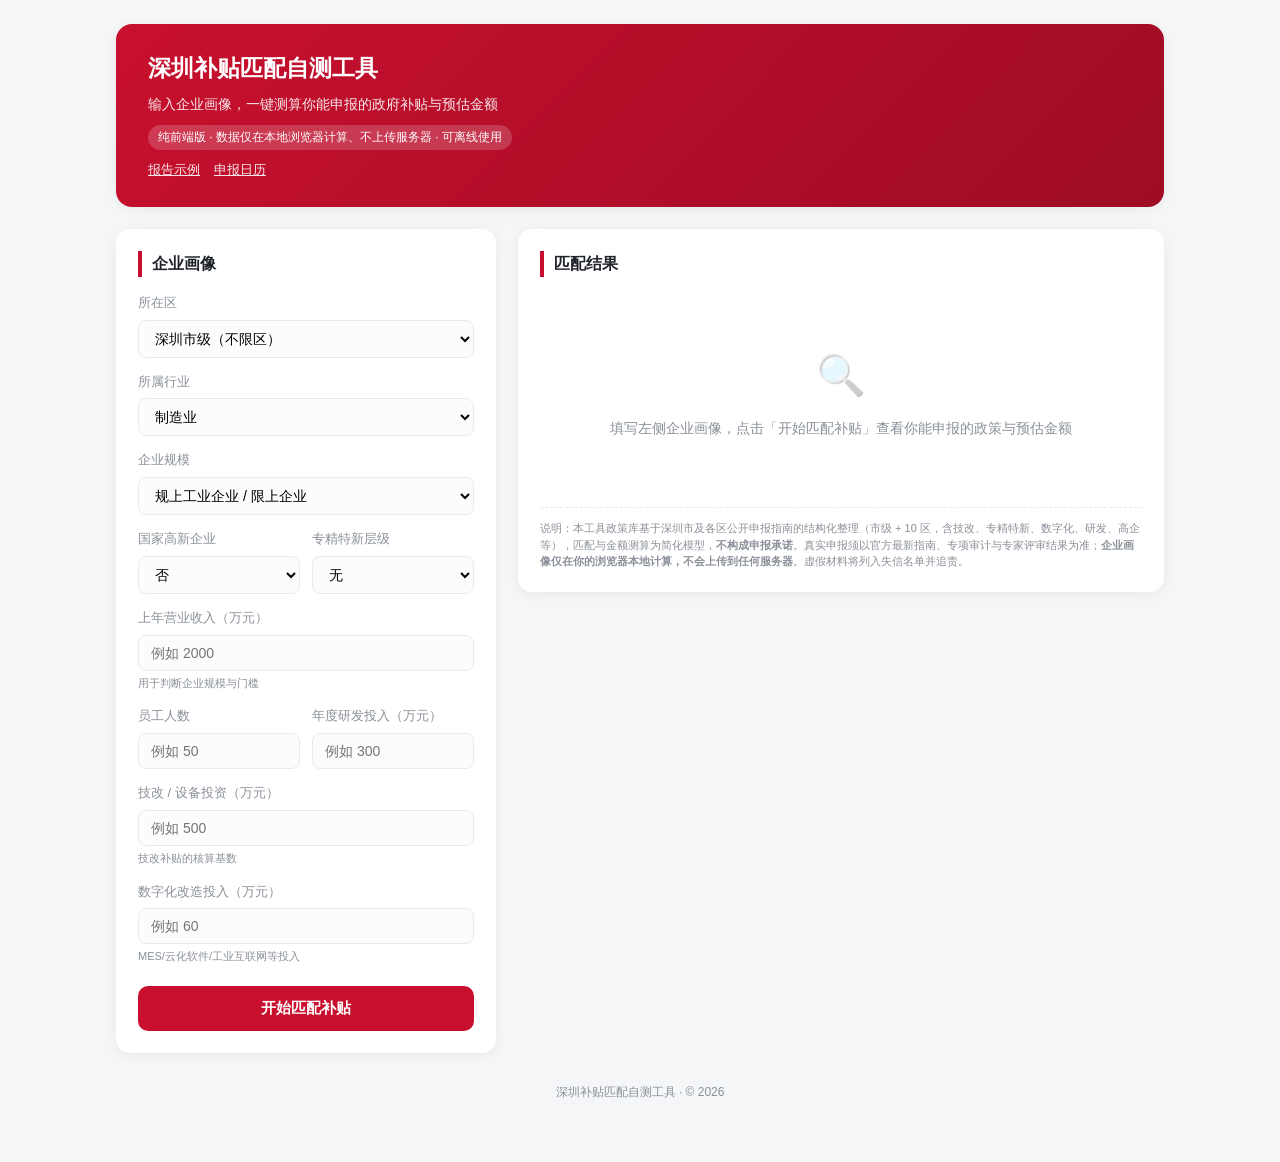
<file: index.html>
<!DOCTYPE html>
<html lang="zh-CN">
<head>
<meta charset="UTF-8">
<meta name="viewport" content="width=device-width, initial-scale=1.0">
<title>深圳补贴匹配自测工具</title>
<link rel="stylesheet" href="css/style.css">
</head>
<body>
<div class="wrap">
  <header>
    <h1>深圳补贴匹配自测工具</h1>
    <p>输入企业画像，一键测算你能申报的政府补贴与预估金额</p>
    <span class="badge">纯前端版 · 数据仅在本地浏览器计算、不上传服务器 · 可离线使用</span>
    <div class="nav"><a href="report.html">报告示例</a><a href="calendar.html">申报日历</a></div>
  </header>

  <div class="layout">
    <div class="panel">
      <h2>企业画像</h2>
      <div class="field">
        <label>所在区</label>
        <select id="district">
          <option value="市级">深圳市级（不限区）</option>
          <option value="福田">福田区</option><option value="南山">南山区</option>
          <option value="龙岗">龙岗区</option><option value="宝安">宝安区</option>
          <option value="龙华">龙华区</option><option value="罗湖">罗湖区</option>
          <option value="光明">光明区</option><option value="坪山">坪山区</option>
          <option value="盐田">盐田区</option><option value="大鹏">大鹏新区</option>
        </select>
      </div>
      <div class="field">
        <label>所属行业</label>
        <select id="industry">
          <option value="制造">制造业</option>
          <option value="科技">科技研发 / 电子信息</option>
          <option value="软件">软件与信息服务</option>
          <option value="跨境">跨境电商</option>
          <option value="传统">传统优势产业（服装/家具/珠宝/钟表等）</option>
          <option value="其他">其他行业</option>
        </select>
      </div>
      <div class="field">
        <label>企业规模</label>
        <select id="scale">
          <option value="规上">规上工业企业 / 限上企业</option>
          <option value="中小">中小企业（非规上）</option>
          <option value="初创">初创企业（成立&lt;3年）</option>
        </select>
      </div>
      <div class="row">
        <div class="field">
          <label>国家高新企业</label>
          <select id="hightech"><option value="否">否</option><option value="是">是</option></select>
        </div>
        <div class="field">
          <label>专精特新层级</label>
          <select id="zxzz">
            <option value="无">无</option><option value="创新型">创新型中小企业</option>
            <option value="省级">省级专精特新</option><option value="小巨人">国家级小巨人</option>
          </select>
        </div>
      </div>
      <div class="field"><label>上年营业收入（万元）</label><input id="revenue" type="number" min="0" placeholder="例如 2000"><div class="hint">用于判断企业规模与门槛</div></div>
      <div class="row">
        <div class="field"><label>员工人数</label><input id="emp" type="number" min="0" placeholder="例如 50"></div>
        <div class="field"><label>年度研发投入（万元）</label><input id="rnd" type="number" min="0" placeholder="例如 300"></div>
      </div>
      <div class="field"><label>技改 / 设备投资（万元）</label><input id="tech" type="number" min="0" placeholder="例如 500"><div class="hint">技改补贴的核算基数</div></div>
      <div class="field"><label>数字化改造投入（万元）</label><input id="digi" type="number" min="0" placeholder="例如 60"><div class="hint">MES/云化软件/工业互联网等投入</div></div>
      <button class="btn" id="matchBtn">开始匹配补贴</button>
    </div>

    <div class="panel" id="resultPanel">
      <h2>匹配结果</h2>
      <div class="empty" id="emptyState"><div class="icon">🔍</div>填写左侧企业画像，点击「开始匹配补贴」查看你能申报的政策与预估金额</div>
      <div class="summary" id="summary" style="display:none">
        <div class="big" id="sumAmt">¥0</div>
        <div class="sub" id="sumSub"></div>
      </div>
      <div class="share" id="share">
        <b>✅ 已生成专属诊断书</b>
        <div class="hint">分享链接（企业可自行查看 / 你后续跟进）：</div>
        <code id="shareUrl"></code>
        <div class="row">
          <button class="btn sec" id="viewBtn">查看诊断书</button>
          <button class="btn ghost" id="pdfBtn">打印 / 存为 PDF</button>
        </div>
      </div>
      <div id="cards"></div>
      <div class="disclaimer">
        说明：本工具政策库基于深圳市及各区公开申报指南的结构化整理（市级 + 10 区，含技改、专精特新、数字化、研发、高企等），匹配与金额测算为简化模型，<b>不构成申报承诺</b>。真实申报须以官方最新指南、专项审计与专家评审结果为准；<b>企业画像仅在你的浏览器本地计算，不会上传到任何服务器</b>。虚假材料将列入失信名单并追责。
      </div>
    </div>
  </div>
  <footer>深圳补贴匹配自测工具 · © 2026</footer>
</div>

<script src="js/engine.js"></script>
<script src="js/app.js"></script>
</body>
</html>
</file>
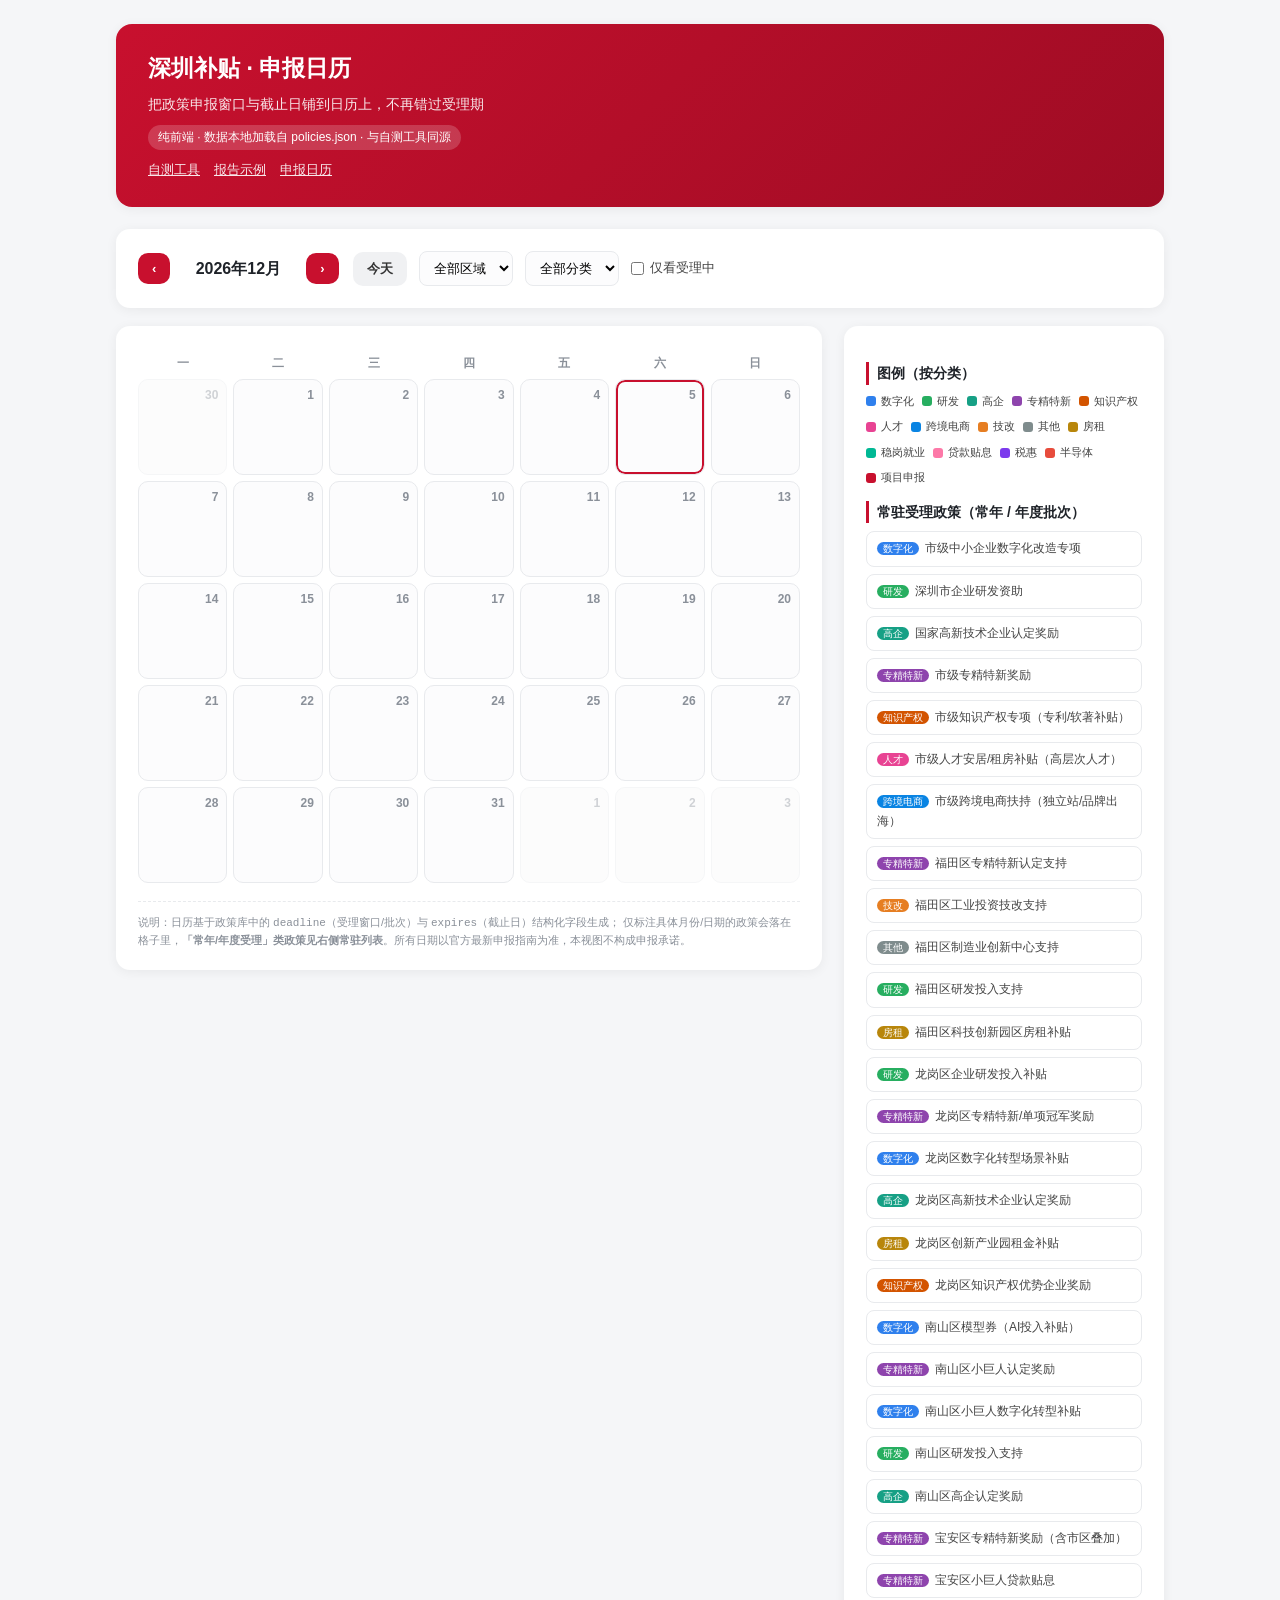
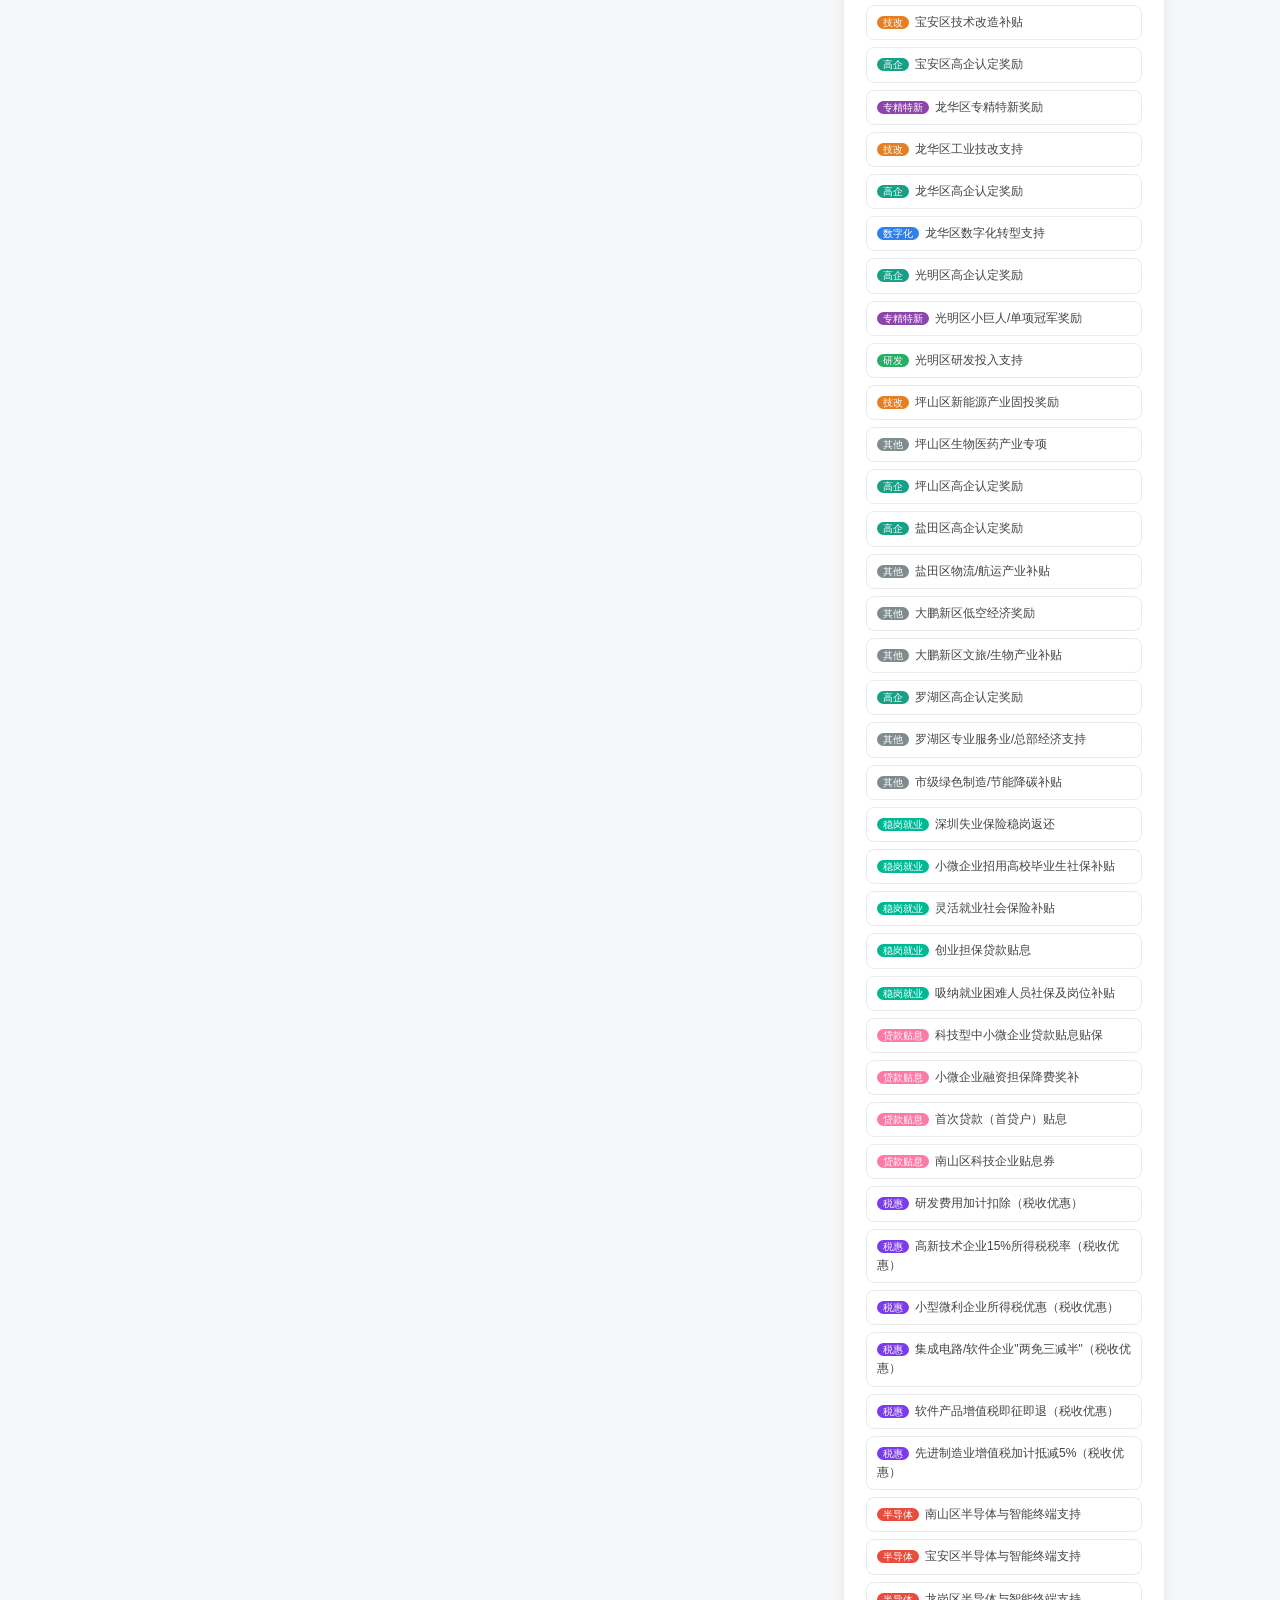
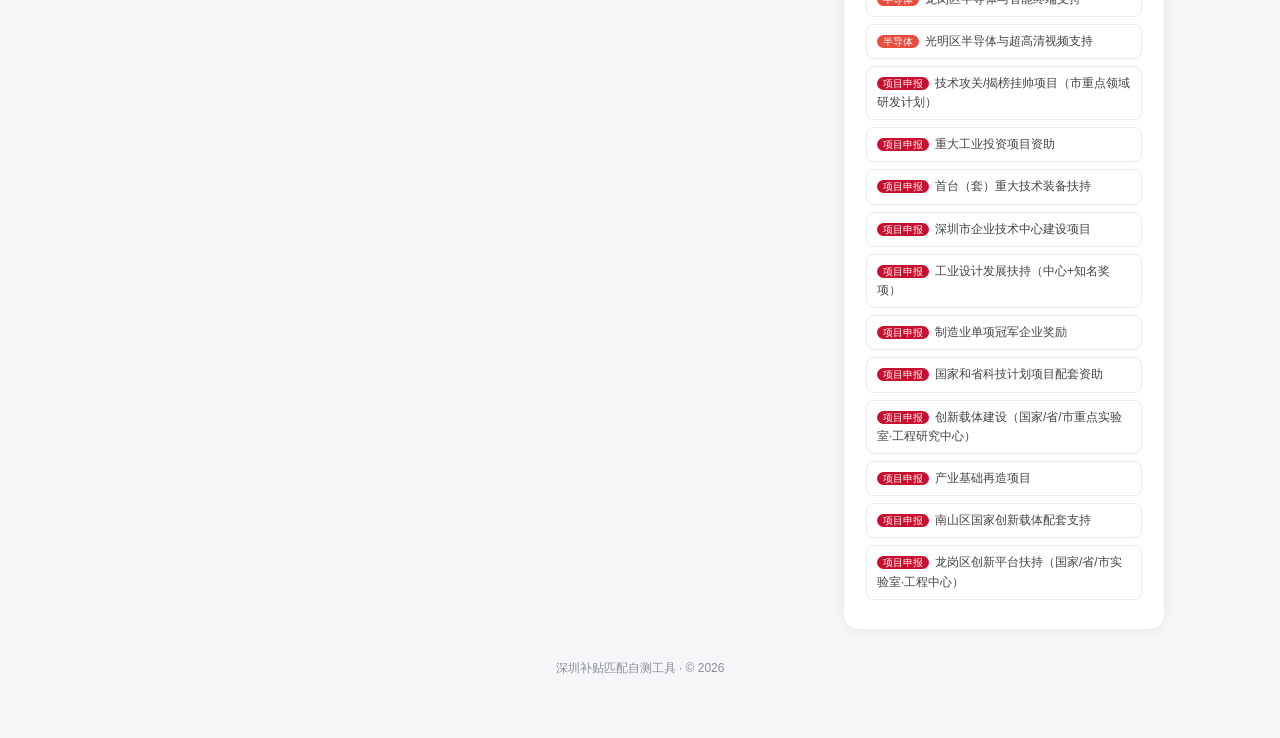
<file: calendar.html>
<!DOCTYPE html>
<html lang="zh-CN">
<head>
<meta charset="UTF-8">
<meta name="viewport" content="width=device-width, initial-scale=1.0">
<title>深圳补贴 · 申报日历</title>
<link rel="stylesheet" href="css/style.css">
<style>
.cal-controls{display:flex;flex-wrap:wrap;gap:12px;align-items:center;margin-bottom:18px}
.cal-controls .nav-month{display:flex;align-items:center;gap:8px}
.cal-controls .nav-month b{font-size:16px;min-width:120px;text-align:center}
.cal-controls select{padding:8px 10px;border:1px solid var(--line);border-radius:8px;font-size:13px;background:#fcfcfd}
.cal-controls .btn{width:auto;padding:8px 14px;margin-top:0;font-size:13px}
.cal-controls label.chk{display:flex;align-items:center;gap:6px;font-size:13px;color:#444;cursor:pointer}
.layout-cal{display:grid;grid-template-columns:1fr 320px;gap:22px;align-items:start}
@media(max-width:860px){.layout-cal{grid-template-columns:1fr}}
.cal-grid{display:grid;grid-template-columns:repeat(7,1fr);gap:6px}
.cal-weekday{text-align:center;font-size:12px;color:var(--muted);padding:6px 0;font-weight:600}
.cal-cell{min-height:96px;background:#fcfcfd;border:1px solid var(--line);border-radius:10px;padding:6px;position:relative;cursor:default}
.cal-cell.out{opacity:.4;background:#fafafa}
.cal-cell.today{box-shadow:inset 0 0 0 2px var(--primary)}
.cal-cell .dnum{font-size:12px;color:var(--muted);font-weight:600;position:absolute;top:6px;right:8px}
.cal-cell .chips{margin-top:18px;display:flex;flex-direction:column;gap:4px}
.cal-chip{font-size:11px;line-height:1.3;padding:3px 6px;border-radius:6px;color:#fff;cursor:pointer;white-space:nowrap;overflow:hidden;text-overflow:ellipsis;border-left:3px solid rgba(0,0,0,.18)}
.cal-chip:hover{filter:brightness(1.08)}
.cal-chip.deadline{outline:2px solid var(--bad);outline-offset:-2px}
.legend{display:flex;flex-wrap:wrap;gap:8px;margin-bottom:14px}
.legend .lg{display:flex;align-items:center;gap:5px;font-size:11px;color:#444}
.legend .dot{width:10px;height:10px;border-radius:3px;display:inline-block}
.side h3{font-size:14px;margin:14px 0 8px;padding-left:8px;border-left:3px solid var(--primary)}
.side .always{font-size:12px;color:#444;padding:7px 10px;border:1px solid var(--line);border-radius:8px;margin-bottom:7px;cursor:pointer}
.side .always:hover{background:#fff6f7}
.side .always .c{font-size:10px;color:#fff;padding:1px 6px;border-radius:10px;margin-right:6px}
.modal-mask{position:fixed;inset:0;background:rgba(0,0,0,.45);display:none;align-items:center;justify-content:center;z-index:50;padding:16px}
.modal-mask.show{display:flex}
.modal{background:#fff;border-radius:14px;max-width:560px;width:100%;max-height:86vh;overflow:auto;padding:22px;box-shadow:var(--shadow)}
.modal h2{font-size:18px;margin-bottom:10px}
.modal .mtags{display:flex;flex-wrap:wrap;gap:6px;margin-bottom:12px}
.modal .mrow{font-size:13px;margin:7px 0;display:flex;gap:8px}
.modal .mrow b{color:#555;min-width:74px;flex-shrink:0}
.modal .amt{font-size:16px;font-weight:800;color:var(--primary)}
.modal a.src{color:#0a4a8a;word-break:break-all;font-size:12px}
.modal .close{float:right;cursor:pointer;color:var(--muted);font-size:20px;line-height:1}
.empty-cal{text-align:center;color:var(--muted);font-size:13px;padding:30px}
</style>
</head>
<body>
<div class="wrap">
  <header>
    <h1>深圳补贴 · 申报日历</h1>
    <p>把政策申报窗口与截止日铺到日历上，不再错过受理期</p>
    <span class="badge">纯前端 · 数据本地加载自 policies.json · 与自测工具同源</span>
    <div class="nav">
      <a href="index.html">自测工具</a>
      <a href="report.html">报告示例</a>
      <a href="calendar.html">申报日历</a>
    </div>
  </header>

  <div class="cal-controls panel">
    <div class="nav-month">
      <button class="btn" id="prevM">‹</button>
      <b id="monthLabel">—</b>
      <button class="btn" id="nextM">›</button>
      <button class="btn ghost" id="todayBtn" style="margin-left:6px">今天</button>
    </div>
    <select id="fDistrict"><option value="">全部区域</option></select>
    <select id="fCategory"><option value="">全部分类</option></select>
    <label class="chk"><input type="checkbox" id="fOpen"> 仅看受理中</label>
  </div>

  <div class="layout-cal">
    <div class="panel">
      <div class="cal-grid" id="weekdays"></div>
      <div class="cal-grid" id="grid"></div>
      <div class="disclaimer">
        说明：日历基于政策库中的 <code>deadline</code>（受理窗口/批次）与 <code>expires</code>（截止日）结构化字段生成；
        仅标注具体月份/日期的政策会落在格子里，<b>「常年/年度受理」类政策见右侧常驻列表</b>。所有日期以官方最新申报指南为准，本视图不构成申报承诺。
      </div>
    </div>

    <div class="panel side">
      <h3>图例（按分类）</h3>
      <div class="legend" id="legend"></div>
      <h3>常驻受理政策（常年 / 年度批次）</h3>
      <div id="alwaysList"><div class="empty-cal">加载中…</div></div>
    </div>
  </div>

  <footer>深圳补贴匹配自测工具 · © 2026</footer>
</div>

<div class="modal-mask" id="mask">
  <div class="modal" id="modal">
    <span class="close" id="closeModal">×</span>
    <div id="modalBody"></div>
  </div>
</div>

<script src="js/calendar.js"></script>
</body>
</html>
</file>
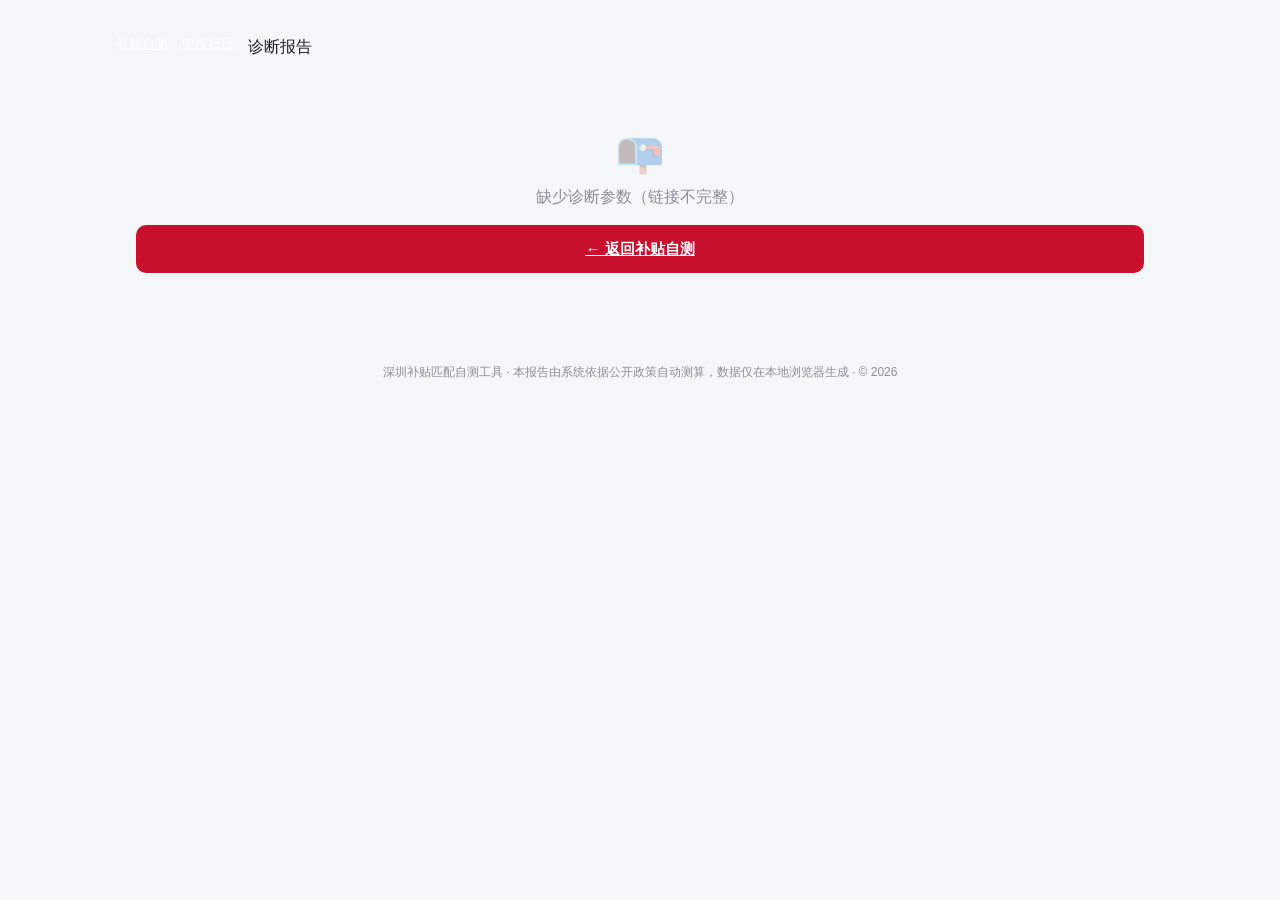
<file: report.html>
<!DOCTYPE html>
<html lang="zh-CN">
<head>
<meta charset="UTF-8">
<meta name="viewport" content="width=device-width, initial-scale=1.0">
<title>补贴诊断报告</title>
<link rel="stylesheet" href="css/style.css">
<style>
  .report{max-width:820px;margin:0 auto}
  .r-head{background:linear-gradient(135deg,var(--primary),var(--primary-dark));color:#fff;border-radius:16px;padding:28px 32px;margin-bottom:20px}
  .r-head h1{font-size:22px}
  .r-head .meta{opacity:.9;font-size:13px;margin-top:8px}
  .r-sec{background:#fff;border-radius:12px;box-shadow:var(--shadow);padding:18px 22px;margin-bottom:16px}
  .r-sec h3{font-size:15px;border-left:4px solid var(--primary);padding-left:10px;margin-bottom:12px}
  .kv{font-size:14px;color:#333;line-height:2}
  .kv b{display:inline-block;min-width:96px;color:#666}
  .total-big{font-size:26px;font-weight:800;color:var(--primary)}
  .r-row{display:flex;justify-content:space-between;gap:12px;padding:12px 0;border-bottom:1px solid var(--line)}
  .r-row .l{font-size:14px}
  .r-row .l .s{font-size:12px;color:#888;margin-top:3px}
  .r-row .r{text-align:right;white-space:nowrap}
  .st{font-size:11px;padding:2px 8px;border-radius:20px;font-weight:600}
  .st.ok{background:#e6f6ee;color:var(--ok)} .st.gap{background:#fdf4e0;color:var(--warn)}
  .toolbar{max-width:820px;margin:0 auto 16px;display:flex;gap:10px}
  .toolbar .btn{width:auto;padding:10px 18px}
  .err{text-align:center;color:var(--muted);padding:60px 20px}
  @media print{.toolbar{display:none}.r-head,.r-sec{box-shadow:none}}
</style>
</head>
<body>
<div class="wrap">
  <div class="nav"><a href="index.html">补贴自测</a><a href="calendar.html">申报日历</a><span>诊断报告</span></div>
  <div class="toolbar" id="toolbar" style="display:none">
    <button class="btn" onclick="window.print()">打印 / 存为 PDF</button>
  </div>
  <div id="content"></div>
  <footer>深圳补贴匹配自测工具 · 本报告由系统依据公开政策自动测算，数据仅在本地浏览器生成 · © 2026</footer>
</div>
<script src="js/engine.js"></script>
<script src="js/report.js"></script>
</body>
</html>
</file>
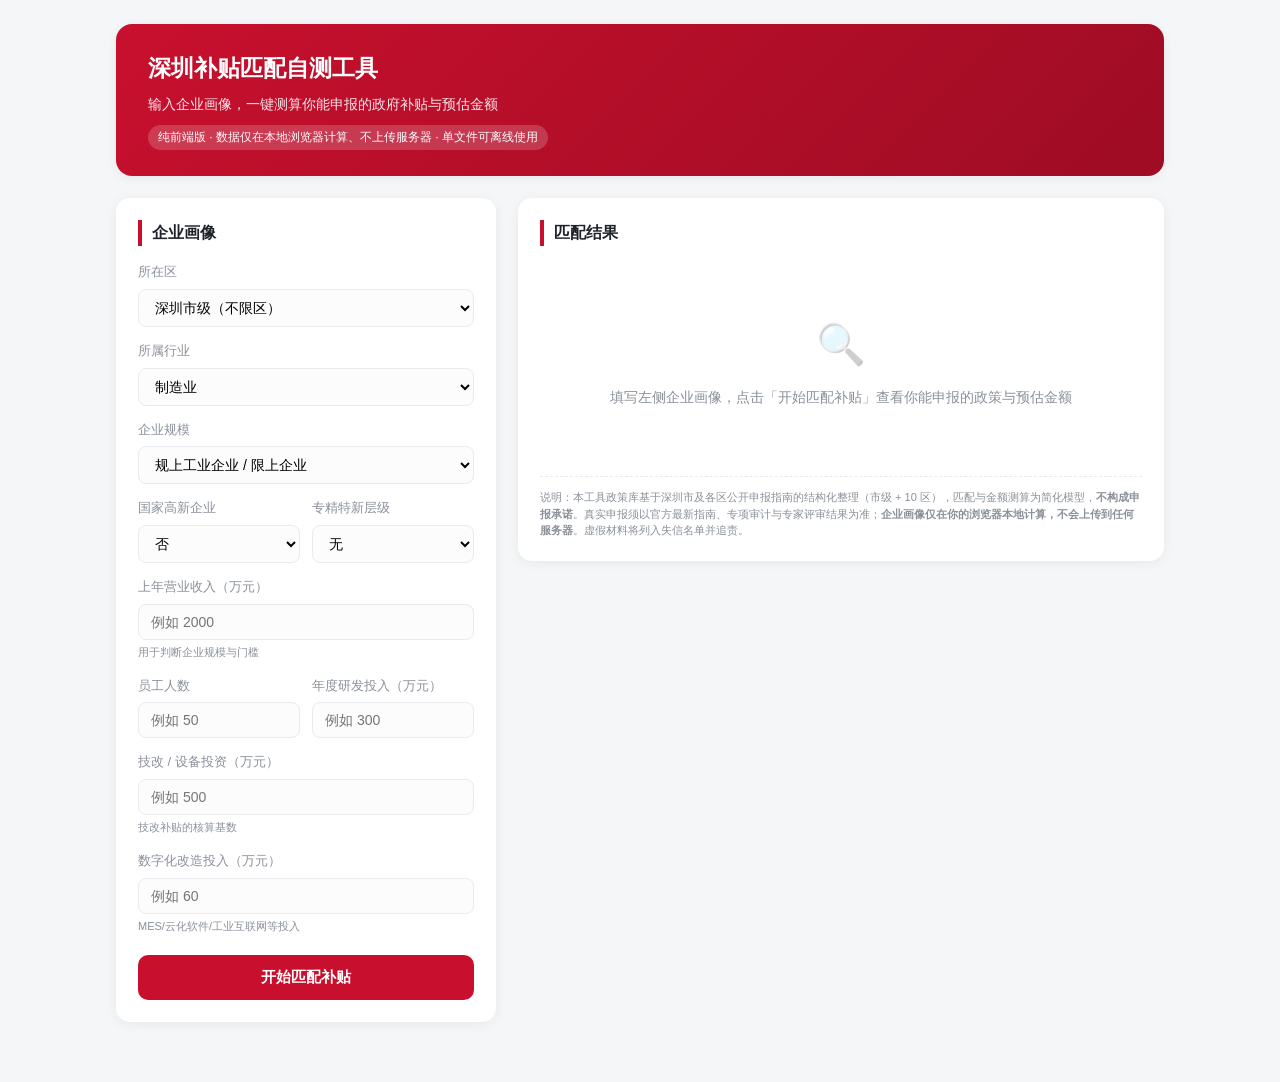
<file: subsidy-standalone.html>
<!DOCTYPE html>
<html lang="zh-CN">
<head>
<meta charset="UTF-8">
<meta name="viewport" content="width=device-width, initial-scale=1.0">
<title>深圳补贴匹配自测工具</title>
<style>
:root{
  --primary:#c8102e; --primary-dark:#9e0c24; --bg:#f5f6f8; --card:#fff;
  --text:#1f2329; --muted:#8a9099; --line:#e8eaed;
  --ok:#1f9d55; --warn:#e0a106; --bad:#c8102e; --shadow:0 2px 12px rgba(0,0,0,.06);
}
*{box-sizing:border-box;margin:0;padding:0}
body{font-family:-apple-system,BlinkMacSystemFont,"Segoe UI","PingFang SC","Microsoft YaHei",sans-serif;background:var(--bg);color:var(--text);line-height:1.6}
.wrap{max-width:1080px;margin:0 auto;padding:24px 16px 60px}
header{background:linear-gradient(135deg,var(--primary),var(--primary-dark));color:#fff;border-radius:16px;padding:26px 32px;box-shadow:var(--shadow);margin-bottom:22px}
header h1{font-size:23px;font-weight:700}
header p{opacity:.9;margin-top:6px;font-size:14px}
.badge{display:inline-block;background:rgba(255,255,255,.18);font-size:12px;padding:3px 10px;border-radius:20px;margin-top:10px}
.layout{display:grid;grid-template-columns:380px 1fr;gap:22px;align-items:start}
@media(max-width:860px){.layout{grid-template-columns:1fr}}
.panel{background:var(--card);border-radius:14px;box-shadow:var(--shadow);padding:22px}
.panel h2{font-size:16px;font-weight:700;margin-bottom:16px;padding-left:10px;border-left:4px solid var(--primary)}
.field{margin-bottom:14px}
.field label{display:block;font-size:13px;color:var(--muted);margin-bottom:6px}
.field input,.field select{width:100%;padding:9px 12px;border:1px solid var(--line);border-radius:8px;font-size:14px;background:#fcfcfd}
.field input:focus,.field select:focus{outline:none;border-color:var(--primary);background:#fff}
.field .hint{font-size:11px;color:var(--muted);margin-top:4px}
.row{display:grid;grid-template-columns:1fr 1fr;gap:12px}
.btn{width:100%;background:var(--primary);color:#fff;border:none;border-radius:10px;padding:13px;font-size:15px;font-weight:600;cursor:pointer;transition:.15s;margin-top:6px}
.btn:hover{background:var(--primary-dark)}
.btn.sec{background:#fff;color:var(--primary);border:1px solid var(--primary)}
.btn.ghost{background:#f0f1f3;color:#333}
.summary{background:linear-gradient(135deg,#fff,#fff6f7);border:1px solid #ffe0e4;border-radius:12px;padding:18px;margin-bottom:18px}
.summary .big{font-size:30px;font-weight:800;color:var(--primary)}
.summary .sub{font-size:13px;color:var(--muted);margin-top:2px}
.card{border:1px solid var(--line);border-radius:12px;padding:16px 18px;margin-bottom:14px;position:relative;overflow:hidden}
.card::before{content:"";position:absolute;left:0;top:0;bottom:0;width:4px}
.card.ok::before{background:var(--ok)} .card.warn::before{background:var(--warn)} .card.bad::before{background:var(--bad)}
.card .head{display:flex;justify-content:space-between;align-items:flex-start;gap:10px}
.card .name{font-size:15px;font-weight:700}
.card .tag{font-size:11px;padding:3px 9px;border-radius:20px;white-space:nowrap;font-weight:600}
.tag.ok{background:#e6f6ee;color:var(--ok)} .tag.warn{background:#fdf4e0;color:var(--warn)} .tag.bad{background:#fdeaec;color:var(--bad)}
.card .amt{font-size:18px;font-weight:800;color:var(--primary);margin:8px 0 4px}
.card .desc{font-size:13px;color:#444;margin-top:6px}
.card .gap{font-size:12px;color:var(--warn);margin-top:8px;background:#fffaf0;padding:7px 10px;border-radius:7px}
.card .src{font-size:11px;color:var(--muted);margin-top:8px}
.card .est{font-size:11px;color:#b8860b;margin-top:4px}
.card .win{font-size:11px;color:#0f766e;margin-top:8px;background:#eafaf5;padding:6px 10px;border-radius:7px}
.card.expired{opacity:.72;border-left:4px solid #b91c1c}
.card.expired .name{color:#b91c1c}
.exp{font-size:11px;font-weight:600;margin-left:4px}
.exp.expired{color:#b91c1c}
.exp.expiring{color:#b45309}
.r-row.expired{background:#fef2f2}
.r-row.expired .l b{color:#b91c1c}
.tag.tax{background:#f3e8ff;color:#7c3aed}
.card.tax::before{background:#7c3aed}
.empty{text-align:center;color:var(--muted);padding:50px 20px;font-size:14px}
.empty .icon{font-size:40px;opacity:.3;margin-bottom:10px}
.disclaimer{font-size:11px;color:var(--muted);margin-top:18px;line-height:1.5;border-top:1px dashed var(--line);padding-top:12px}
.share{background:#eef7ff;border:1px solid #cfe4ff;border-radius:12px;padding:16px;margin-bottom:18px;display:none}
.share.show{display:block}
.share code{display:block;background:#fff;border:1px solid #d6e6ff;border-radius:6px;padding:8px;font-size:12px;margin:8px 0;word-break:break-all;color:#0a4a8a}
.share .row{margin-top:8px}
footer{text-align:center;color:var(--muted);font-size:12px;margin-top:30px}
table{width:100%;border-collapse:collapse;font-size:13px}
th,td{border-bottom:1px solid var(--line);padding:9px 8px;text-align:left}
th{background:#fafafa;font-weight:600;color:#555}
.est-tag{font-size:10px;background:#fff3da;color:#b8860b;padding:1px 6px;border-radius:4px}
.nav{display:flex;gap:14px;margin-top:10px}
.nav a{color:#fff;opacity:.9;font-size:13px;text-decoration:underline}


.report{max-width:820px;margin:0 auto}
.r-head{background:linear-gradient(135deg,var(--primary),var(--primary-dark));color:#fff;border-radius:16px;padding:28px 32px;margin-bottom:20px}
.r-head h1{font-size:22px}
.r-head .meta{opacity:.9;font-size:13px;margin-top:8px}
.r-sec{background:#fff;border-radius:12px;box-shadow:var(--shadow);padding:18px 22px;margin-bottom:16px}
.r-sec h3{font-size:15px;border-left:4px solid var(--primary);padding-left:10px;margin-bottom:12px}
.kv{font-size:14px;color:#333;line-height:2}
.kv b{display:inline-block;min-width:96px;color:#666}
.total-big{font-size:26px;font-weight:800;color:var(--primary)}
.r-row{display:flex;justify-content:space-between;gap:12px;padding:12px 0;border-bottom:1px solid var(--line)}
.r-row .l{font-size:14px}
.r-row .l .s{font-size:12px;color:#888;margin-top:3px}
.r-row .r{text-align:right;white-space:nowrap}
.st{font-size:11px;padding:2px 8px;border-radius:20px;font-weight:600}
.st.ok{background:#e6f6ee;color:var(--ok)} .st.gap{background:#fdf4e0;color:var(--warn)}
.toolbar{max-width:820px;margin:0 auto 16px;display:flex;gap:10px;align-items:center}
.toolbar .btn{width:auto;padding:10px 18px}
.toolbar a{color:var(--primary);font-size:13px;text-decoration:none}
.err{text-align:center;color:var(--muted);padding:60px 20px}
@media print{.toolbar{display:none}.r-head,.r-sec{box-shadow:none}}
</style>
</head>
<body>
<div class="wrap" id="toolView">

  <header>
    <h1>深圳补贴匹配自测工具</h1>
    <p>输入企业画像，一键测算你能申报的政府补贴与预估金额</p>
    <span class="badge">纯前端版 · 数据仅在本地浏览器计算、不上传服务器 · 单文件可离线使用</span>
  </header>
  <div class="layout">
    <div class="panel">
      <h2>企业画像</h2>
      <div class="field"><label>所在区</label><select id="district">
        <option value="市级">深圳市级（不限区）</option>
        <option value="福田">福田区</option><option value="南山">南山区</option>
        <option value="龙岗">龙岗区</option><option value="宝安">宝安区</option>
        <option value="龙华">龙华区</option><option value="罗湖">罗湖区</option>
        <option value="光明">光明区</option><option value="坪山">坪山区</option>
        <option value="盐田">盐田区</option><option value="大鹏">大鹏新区</option>
      </select></div>
      <div class="field"><label>所属行业</label><select id="industry">
        <option value="制造">制造业</option>
        <option value="科技">科技研发 / 电子信息</option>
        <option value="软件">软件与信息服务</option>
        <option value="跨境">跨境电商</option>
        <option value="传统">传统优势产业（服装/家具/珠宝/钟表等）</option>
        <option value="其他">其他行业</option>
      </select></div>
      <div class="field"><label>企业规模</label><select id="scale">
        <option value="规上">规上工业企业 / 限上企业</option>
        <option value="中小">中小企业（非规上）</option>
        <option value="初创">初创企业（成立&lt;3年）</option>
      </select></div>
      <div class="row">
        <div class="field"><label>国家高新企业</label><select id="hightech"><option value="否">否</option><option value="是">是</option></select></div>
        <div class="field"><label>专精特新层级</label><select id="zxzz">
          <option value="无">无</option><option value="创新型">创新型中小企业</option>
          <option value="省级">省级专精特新</option><option value="小巨人">国家级小巨人</option>
        </select></div>
      </div>
      <div class="field"><label>上年营业收入（万元）</label><input id="revenue" type="number" min="0" placeholder="例如 2000"><div class="hint">用于判断企业规模与门槛</div></div>
      <div class="row">
        <div class="field"><label>员工人数</label><input id="emp" type="number" min="0" placeholder="例如 50"></div>
        <div class="field"><label>年度研发投入（万元）</label><input id="rnd" type="number" min="0" placeholder="例如 300"></div>
      </div>
      <div class="field"><label>技改 / 设备投资（万元）</label><input id="tech" type="number" min="0" placeholder="例如 500"><div class="hint">技改补贴的核算基数</div></div>
      <div class="field"><label>数字化改造投入（万元）</label><input id="digi" type="number" min="0" placeholder="例如 60"><div class="hint">MES/云化软件/工业互联网等投入</div></div>
      <button class="btn" id="matchBtn">开始匹配补贴</button>
    </div>
    <div class="panel" id="resultPanel">
      <h2>匹配结果</h2>
      <div class="empty" id="emptyState"><div class="icon">🔍</div>填写左侧企业画像，点击「开始匹配补贴」查看你能申报的政策与预估金额</div>
      <div class="summary" id="summary" style="display:none">
        <div class="big" id="sumAmt">¥0</div>
        <div class="sub" id="sumSub"></div>
      </div>
      <div class="share" id="share">
        <b>✅ 已生成专属诊断书</b>
        <div class="hint">分享链接（企业可自行查看 / 你后续跟进）：</div>
        <code id="shareUrl"></code>
        <div class="row">
          <button class="btn sec" id="viewBtn">查看诊断书</button>
          <button class="btn ghost" id="pdfBtn">打印 / 存为 PDF</button>
        </div>
      </div>
      <div id="cards"></div>
      <div class="disclaimer">
        说明：本工具政策库基于深圳市及各区公开申报指南的结构化整理（市级 + 10 区），匹配与金额测算为简化模型，<b>不构成申报承诺</b>。真实申报须以官方最新指南、专项审计与专家评审结果为准；<b>企业画像仅在你的浏览器本地计算，不会上传到任何服务器</b>。虚假材料将列入失信名单并追责。
      </div>
    </div>
  </div>
</div>
<div class="wrap" id="reportView" style="display:none">
  <div class="toolbar" id="toolbar" style="display:none"><button class="btn" onclick="window.print()">打印 / 存为 PDF</button><a href="#" onclick="location.hash='';return false;">← 返回自测</a></div>
  <div id="content"></div>
  <footer>深圳补贴匹配自测工具 · 本报告由系统依据公开政策自动测算，数据仅在本地浏览器生成 · © 2026</footer>
</div>
<script>const POLICIES = [
  {
    "id": "sz-digi",
    "name": "市级中小企业数字化改造专项",
    "category": "数字化",
    "scope": {
      "type": "citywide"
    },
    "applicableIndustries": [
      "科技",
      "制造",
      "软件",
      "跨境"
    ],
    "amount": {
      "mode": "percent",
      "base": "digi",
      "rate": 0.5,
      "cap": 40
    },
    "summary": "对符合条件的中小企业数字化改造项目按不超过实际投入50%扶持，单企业最高40万元。须纳入试点名录、选择公示服务商改造并达数字化二级。",
    "source": "2025年深圳市中小企业数字化转型城市试点专项支持项目",
    "estimated": false,
    "deadline": "年度批次申报",
    "sourceUrl": "https://zxqyj.sz.gov.cn/gkmlpt/content/11/11812/post_11812387.html",
    "batch": "年度一批"
  },
  {
    "id": "sz-trad",
    "name": "传统优势产业数字化转型",
    "category": "数字化",
    "scope": {
      "type": "citywide"
    },
    "applicableIndustries": [
      "传统"
    ],
    "amount": {
      "mode": "percent",
      "base": "digi",
      "rate": 0.2,
      "cap": 500
    },
    "summary": "支持服装、家具、黄金珠宝、钟表、皮革、内衣、眼镜、工艺美术、化妆品等传统优势产业企业数字化改造，按不超过审定费用20%资助，单项目最高500万元。",
    "source": "2026年企业技术改造扶持计划传统优势产业数字化转型项目",
    "estimated": false,
    "deadline": "年度申报（2026.2-3受理）",
    "sourceUrl": "https://gxj.sz.gov.cn/xxgk/xxgkml/qt/tzgg/content/post_12639372.html",
    "batch": "2026年批次"
  },
  {
    "id": "sz-rnd",
    "name": "深圳市企业研发资助",
    "category": "研发",
    "scope": {
      "type": "citywide"
    },
    "requireScaleOrHightech": true,
    "amount": {
      "mode": "percent",
      "base": "rnd",
      "rate": 0.1,
      "cap": 300
    },
    "summary": "对建立研发台账、有实际研发投入的规上企业或国家高新技术企业，按研发费用一定比例给予资助（模型按10%、封顶300万测算）。",
    "source": "深圳市企业研究开发资助政策（模型简化）",
    "estimated": true,
    "deadline": "年度申报",
    "sourceUrl": "https://www.sz.gov.cn/zfgb/2026/gb1405/content/post_12679122.html",
    "batch": "年度一批"
  },
  {
    "id": "sz-hightech",
    "name": "国家高新技术企业认定奖励",
    "category": "高企",
    "scope": {
      "type": "citywide"
    },
    "triggerNotHightech": true,
    "amount": {
      "mode": "fixed",
      "value": 20
    },
    "summary": "首次认定国家高新技术企业，各区通常给予10-30万元一次性奖励（模型取中间值20万）。需满足知识产权、研发费用占比、高新收入占比等条件。",
    "source": "深圳市及各区高企认定奖励政策（综合）",
    "estimated": true,
    "deadline": "常年申报（批次制）",
    "sourceUrl": "https://www.sz.gov.cn/gkmlpt/content/9/9685/mpost_9685976.html",
    "batch": "常年多批次"
  },
  {
    "id": "sz-zxzz",
    "name": "市级专精特新奖励",
    "category": "专精特新",
    "scope": {
      "type": "citywide"
    },
    "amount": {
      "mode": "byTier",
      "tierField": "zxzz",
      "byTier": {
        "省级": 10,
        "小巨人": 50
      },
      "tierHint": "建议申报省级专精特新（市级奖励10万）"
    },
    "summary": "市级财政对首次获评省级专精特新奖励10万元、国家级小巨人奖励50万元（区级通常另有叠加）。",
    "source": "深圳市专精特新企业奖励政策（市级部分）",
    "estimated": false,
    "deadline": "认定后申报",
    "sourceUrl": "https://www.sz.gov.cn/gkmlpt/content/9/9685/mpost_9685976.html",
    "batch": "认定后申报"
  },
  {
    "id": "sz-ipright",
    "name": "市级知识产权专项（专利/软著补贴）",
    "category": "知识产权",
    "scope": {
      "type": "citywide"
    },
    "applicableIndustries": [
      "科技",
      "制造",
      "软件",
      "跨境"
    ],
    "amount": {
      "mode": "fixed",
      "value": 5
    },
    "summary": "对国内发明专利授权、PCT专利申请、计算机软件著作权登记等给予每件数千至数万元不等的资助（模型取均值5万/年测算）。具体以市市场监管局年度指南为准。",
    "source": "深圳市知识产权专项资金管理办法",
    "estimated": true,
    "deadline": "常年受理/年度申报",
    "sourceUrl": "https://amr.sz.gov.cn/xxgk/qt/tzgg/content/post_11127455.html",
    "batch": "2026年批次"
  },
  {
    "id": "sz-talent",
    "name": "市级人才安居/租房补贴（高层次人才）",
    "category": "人才",
    "scope": {
      "type": "citywide"
    },
    "amount": {
      "mode": "fixed",
      "value": 0
    },
    "summary": "深圳市对认定的杰出人才、领军人才、青年拔尖人才等提供购房补贴（最高600万）、租房补贴（最高4800元/月）或人才安居房。企业可为其符合条件员工申请。",
    "source": "深圳市人才安居办法及相关补贴政策",
    "estimated": true,
    "deadline": "常年申报",
    "sourceUrl": "https://www.sz.gov.cn/attachment/1/1440/1440595/9453719.pdf",
    "batch": "常年多批次"
  },
  {
    "id": "sz-ecomm",
    "name": "市级跨境电商扶持（独立站/品牌出海）",
    "category": "跨境电商",
    "scope": {
      "type": "citywide"
    },
    "applicableIndustries": [
      "跨境",
      "科技",
      "制造",
      "软件"
    ],
    "minDigiInvest": 10,
    "amount": {
      "mode": "tiered",
      "base": "revenue",
      "steps": [
        {
          "upto": 5000,
          "rate": 0.001
        },
        {
          "upto": 20000,
          "rate": 0.002
        },
        {
          "upto": null,
          "rate": 0.003
        }
      ],
      "cap": 200
    },
    "summary": "对跨境电商独立站运营、海外仓建设、国际物流费用、品牌推广等给予支持。不同项目类型资助比例和上限不同（模型按营收阶梯0.1%-0.3%测算，封顶200万）。",
    "source": "深圳市商务局促进电子商务高质量发展若干措施",
    "estimated": true,
    "deadline": "年度批次申报",
    "sourceUrl": "https://commerce.sz.gov.cn/gkmlpt/content/11/11957/post_11957365.html",
    "batch": "年度一批"
  },
  {
    "id": "ft-zxzz",
    "name": "福田区专精特新认定支持",
    "category": "专精特新",
    "scope": {
      "type": "district",
      "districts": [
        "福田"
      ]
    },
    "needZxzz": [
      "省级",
      "小巨人"
    ],
    "amount": {
      "mode": "byTier",
      "tierField": "zxzz",
      "byTier": {
        "省级": 100,
        "小巨人": 300
      },
      "tierHint": "建议申报省级专精特新"
    },
    "summary": "福田区对入选专精特新名单的企业依条件给予支持：省级最高100万、小巨人最高300万。",
    "source": "福田区支持都市型先进制造业高质量发展若干措施",
    "estimated": false,
    "deadline": "年度申报",
    "sourceUrl": "https://www.szft.gov.cn/ftqkjj/gkmlpt/content/12/12580/post_12580672.html",
    "batch": "年度一批"
  },
  {
    "id": "ft-tech",
    "name": "福田区工业投资技改支持",
    "category": "技改",
    "scope": {
      "type": "district",
      "districts": [
        "福田"
      ]
    },
    "applicableIndustries": [
      "制造",
      "科技",
      "软件"
    ],
    "minTechInvest": 50,
    "amount": {
      "mode": "percent",
      "base": "tech",
      "rate": 0.1,
      "cap": 3000
    },
    "summary": "福田区对企业实施的工业投资技改项目，按实际投资金额依条件给予最高3000万元支持（模型按10%测算）。",
    "source": "福田区支持都市型先进制造业高质量发展若干措施",
    "estimated": true,
    "deadline": "年度申报",
    "sourceUrl": "https://www.szft.gov.cn/ftqkjj/gkmlpt/content/12/12580/post_12580672.html",
    "batch": "年度一批"
  },
  {
    "id": "ft-innov",
    "name": "福田区制造业创新中心支持",
    "category": "其他",
    "scope": {
      "type": "district",
      "districts": [
        "福田"
      ]
    },
    "applicableIndustries": [
      "制造",
      "科技"
    ],
    "amount": {
      "mode": "fixed",
      "value": 0
    },
    "summary": "福田区对首次获认定的国家/省/市级制造业创新中心，依条件给予最高3000万元支持（具体以指南为准）。",
    "source": "福田区支持都市型先进制造业高质量发展若干措施",
    "estimated": true,
    "deadline": "认定后申报",
    "sourceUrl": "https://www.szft.gov.cn/ftqkjj/gkmlpt/content/12/12580/post_12580672.html",
    "batch": "认定后申报"
  },
  {
    "id": "ft-rnd",
    "name": "福田区研发投入支持",
    "category": "研发",
    "scope": {
      "type": "district",
      "districts": [
        "福田"
      ]
    },
    "requireScaleOrHightech": true,
    "applicableIndustries": [
      "科技",
      "制造",
      "软件"
    ],
    "amount": {
      "mode": "percent",
      "base": "rnd",
      "rate": 0.05,
      "cap": 100
    },
    "summary": "福田区对规上企业或高企的研发投入按一定比例给予配套支持（模型按5%、封顶100万测算）。与市级研发资助可叠加。",
    "source": "福田区科技创新发展若干措施",
    "estimated": true,
    "deadline": "年度申报",
    "sourceUrl": "https://www.szft.gov.cn/ftqkjj/gkmlpt/content/12/12580/post_12580672.html",
    "batch": "年度一批"
  },
  {
    "id": "ft-rent",
    "name": "福田区科技创新园区房租补贴",
    "category": "房租",
    "scope": {
      "type": "district",
      "districts": [
        "福田"
      ]
    },
    "applicableIndustries": [
      "科技",
      "软件",
      "制造"
    ],
    "amount": {
      "mode": "fixed",
      "value": 30
    },
    "summary": "入驻福田区认定科技创新园区的国高/专精特新/中小科技企业，可享受房租减免或补贴（模型取年均30万测算）。具体以园区政策为准。",
    "source": "福田区科技创新园区管理办法",
    "estimated": true,
    "deadline": "常年申报",
    "sourceUrl": "https://sf.sz.gov.cn/gfxwjcx/qjgfxwj/ftq/qzfbmgfxwj/qzbm/qkjhgyxxhj/content/post_10644933.html",
    "batch": "常年多批次"
  },
  {
    "id": "lg-tech",
    "name": "龙岗区工业企业技术改造扶持",
    "category": "技改",
    "scope": {
      "type": "district",
      "districts": [
        "龙岗"
      ]
    },
    "applicableIndustries": [
      "制造",
      "科技",
      "软件"
    ],
    "minTechInvest": 100,
    "amount": {
      "mode": "tiered",
      "base": "tech",
      "steps": [
        {
          "upto": 2000,
          "rate": 0.1
        },
        {
          "upto": 10000,
          "rate": 0.08
        },
        {
          "upto": null,
          "rate": 0.05
        }
      ],
      "cap": 2000
    },
    "summary": "龙岗制造业/科技企业年度技改投资分档资助：100-2000万部分10%；2000-1亿超出部分8%；1亿以上超出部分5%。单企业年最高2000万。",
    "source": "龙岗区工业和信息化产业发展专项资金实施细则（2025.12施行）",
    "estimated": false,
    "deadline": "年度申报（2026.1-3受理）",
    "sourceUrl": "https://www.lg.gov.cn/xxgk/zwgk/flfg/bmgfxwj/content/post_12552482.html",
    "batch": "2026年批次"
  },
  {
    "id": "lg-rnd",
    "name": "龙岗区企业研发投入补贴",
    "category": "研发",
    "scope": {
      "type": "district",
      "districts": [
        "龙岗"
      ]
    },
    "requireScaleOrHightech": true,
    "applicableIndustries": [
      "科技",
      "制造",
      "软件"
    ],
    "minRnd": 100,
    "amount": {
      "mode": "percent",
      "base": "rnd",
      "rate": 0.08,
      "cap": 200
    },
    "summary": "龙岗区对规上企业或高企的研发投入按比例给予支持（模型按8%、封顶200万测算）。与市级研发资助可叠加。",
    "source": "龙岗区工业和信息化产业发展专项资金实施细则",
    "estimated": true,
    "deadline": "年度申报",
    "sourceUrl": "https://www.lg.gov.cn/xxgk/zwgk/flfg/bmgfxwj/content/post_12552482.html",
    "batch": "年度一批"
  },
  {
    "id": "lg-zxzz",
    "name": "龙岗区专精特新/单项冠军奖励",
    "category": "专精特新",
    "scope": {
      "type": "district",
      "districts": [
        "龙岗"
      ]
    },
    "needZxzz": [
      "小巨人"
    ],
    "amount": {
      "mode": "byTier",
      "tierField": "zxzz",
      "byTier": {
        "小巨人": 100
      },
      "tierHint": "建议申报国家级小巨人（龙岗区奖100万；重点小巨人/单项冠军最高200万）"
    },
    "summary": "龙岗区对获评专精特新小巨人给予最高100万；重点小巨人最高200万；国家级制造业单项冠军最高200万。",
    "source": "龙岗区企业培育专项扶持细则",
    "estimated": false,
    "deadline": "认定后申报",
    "sourceUrl": "https://www.lg.gov.cn/xxgk/zwgk/flfg/bmgfxwj/content/post_12645660.html",
    "batch": "认定后申报"
  },
  {
    "id": "lg-digi",
    "name": "龙岗区数字化转型场景补贴",
    "category": "数字化",
    "scope": {
      "type": "district",
      "districts": [
        "龙岗"
      ]
    },
    "applicableIndustries": [
      "制造",
      "科技",
      "软件"
    ],
    "minDigiInvest": 20,
    "amount": {
      "mode": "percent",
      "base": "digi",
      "rate": 0.5,
      "cap": 20
    },
    "summary": "龙岗区对制造业/科技企业运用工业互联网/AI/云化MES等数字化转型项目，按实际投入50%补贴，单企业最高20万元。",
    "source": "龙岗区工业和信息化产业发展专项资金实施细则",
    "estimated": false,
    "deadline": "年度申报",
    "sourceUrl": "https://www.lg.gov.cn/xxgk/zwgk/flfg/bmgfxwj/content/post_12552482.html",
    "batch": "年度一批"
  },
  {
    "id": "lg-hightech",
    "name": "龙岗区高新技术企业认定奖励",
    "category": "高企",
    "scope": {
      "type": "district",
      "districts": [
        "龙岗"
      ]
    },
    "triggerNotHightech": true,
    "applicableIndustries": [
      "科技",
      "制造",
      "软件"
    ],
    "amount": {
      "mode": "fixed",
      "value": 15
    },
    "summary": "龙岗区对首次认定或迁入的国家高新技术企业给予一次性奖励（模型取15万，以官方最新为准）。",
    "source": "龙岗区科技创新专项资金管理办法",
    "estimated": true,
    "deadline": "认定后申报",
    "sourceUrl": "https://www.lg.gov.cn/xxgk/zwgk/flfg/bmgfxwj/content/post_12552482.html",
    "batch": "认定后申报"
  },
  {
    "id": "lg-rent",
    "name": "龙岗区创新产业园租金补贴",
    "category": "房租",
    "scope": {
      "type": "district",
      "districts": [
        "龙岗"
      ]
    },
    "applicableIndustries": [
      "科技",
      "制造",
      "软件"
    ],
    "amount": {
      "mode": "fixed",
      "value": 20
    },
    "summary": "入驻龙岗区认定创新产业园的国高/专精特新/科技型中小企业，可享受租金优惠或补贴（模型取年均20万测算）。具体以园区及区科创政策为准。",
    "source": "龙岗区科技创新暨创新型产业用房管理暂行办法",
    "estimated": true,
    "deadline": "常年申报",
    "sourceUrl": "https://www.lg.gov.cn/xxgk/zwgk/zfgb/2023/gb33/content/post_12626895.html",
    "batch": "常年多批次"
  },
  {
    "id": "lg-ipright",
    "name": "龙岗区知识产权优势企业奖励",
    "category": "知识产权",
    "scope": {
      "type": "district",
      "districts": [
        "龙岗"
      ]
    },
    "applicableIndustries": [
      "科技",
      "制造",
      "软件"
    ],
    "amount": {
      "mode": "fixed",
      "value": 10
    },
    "summary": "龙岗区对知识产权优势示范企业、专利奖获奖单位等给予10-50万不等奖励（模型取10万测算）。",
    "source": "龙岗区知识产权专项资金实施细则",
    "estimated": true,
    "deadline": "年度申报",
    "sourceUrl": "https://www.lg.gov.cn/gab/tzgg/content/post_12599947.html",
    "batch": "年度一批"
  },
  {
    "id": "ns-tech",
    "name": "南山区技改券",
    "category": "技改",
    "scope": {
      "type": "district",
      "districts": [
        "南山"
      ]
    },
    "applicableIndustries": [
      "制造",
      "科技",
      "软件"
    ],
    "minTechInvest": 50,
    "amount": {
      "mode": "percent",
      "base": "tech",
      "rate": 0.01,
      "cap": 1000
    },
    "summary": "南山区对符合条件的企业工业技改或设备购置项目，按不超过经审定投资额的1%补贴，每家企业每年最高1000万元。",
    "source": "南山区支持产业发展六个券行动方案",
    "estimated": false,
    "deadline": "2026.2.9-3.6受理",
    "sourceUrl": "https://www.szns.gov.cn/ztzl/slh/zcfg/content/post_12515370.html",
    "batch": "2026年批次"
  },
  {
    "id": "ns-model",
    "name": "南山区模型券（AI投入补贴）",
    "category": "数字化",
    "scope": {
      "type": "district",
      "districts": [
        "南山"
      ]
    },
    "applicableIndustries": [
      "科技",
      "软件",
      "制造"
    ],
    "minDigiInvest": 10,
    "amount": {
      "mode": "percent",
      "base": "digi",
      "rate": 0.5,
      "cap": 100
    },
    "summary": "南山区企业通过云服务商搭建大模型应用/AI智能体/AI硬件，按不超过上季度实际投入50%补贴，单家每季度最高100万元。",
    "source": "南山区支持产业发展六个券行动方案",
    "estimated": false,
    "deadline": "季度申报",
    "sourceUrl": "https://www.szns.gov.cn/ztzl/slh/zcfg/content/post_12515370.html",
    "batch": "季度滚动"
  },
  {
    "id": "ns-zxzz",
    "name": "南山区小巨人认定奖励",
    "category": "专精特新",
    "scope": {
      "type": "district",
      "districts": [
        "南山"
      ]
    },
    "needZxzz": [
      "小巨人"
    ],
    "amount": {
      "mode": "fixed",
      "value": 100
    },
    "summary": "注册地或迁入南山区的国家级小巨人企业，一次性奖励100万元。",
    "source": "2026年深圳市及各区专精特新补贴政策汇总",
    "estimated": false,
    "deadline": "认定后申报",
    "sourceUrl": "https://www.szns.gov.cn/ztzl/slh/zcfg/content/post_12515370.html",
    "batch": "认定后申报"
  },
  {
    "id": "ns-zxzz-digi",
    "name": "南山区小巨人数字化转型补贴",
    "category": "数字化",
    "scope": {
      "type": "district",
      "districts": [
        "南山"
      ]
    },
    "needZxzz": [
      "小巨人"
    ],
    "amount": {
      "mode": "percent",
      "base": "digi",
      "rate": 0.5,
      "cap": 200
    },
    "summary": "南山区小巨人企业数字化转型投入补贴比例最高50%，每年最高200万元。",
    "source": "2026年深圳市及各区专精特新补贴政策汇总",
    "estimated": false,
    "deadline": "年度申报",
    "sourceUrl": "https://www.szns.gov.cn/ztzl/slh/zcfg/content/post_12515370.html",
    "batch": "年度一批"
  },
  {
    "id": "ns-rnd",
    "name": "南山区研发投入支持",
    "category": "研发",
    "scope": {
      "type": "district",
      "districts": [
        "南山"
      ]
    },
    "requireScaleOrHightech": true,
    "applicableIndustries": [
      "科技",
      "软件",
      "制造"
    ],
    "amount": {
      "mode": "percent",
      "base": "rnd",
      "rate": 0.05,
      "cap": 150
    },
    "summary": "南山区对规上企业或高企的研发投入给予配套支持（模型按5%、封顶150万测算），与市级可叠加。",
    "source": "南山区促进产业科技创新若干措施",
    "estimated": true,
    "deadline": "年度申报",
    "sourceUrl": "https://www.szns.gov.cn/attachment/1/1284/1284678/10535180.docx",
    "batch": "年度一批"
  },
  {
    "id": "ns-hightech",
    "name": "南山区高企认定奖励",
    "category": "高企",
    "scope": {
      "type": "district",
      "districts": [
        "南山"
      ]
    },
    "triggerNotHightech": true,
    "amount": {
      "mode": "fixed",
      "value": 30
    },
    "summary": "南山区对首次认定国家高新技术企业给予一次性奖励（模型取30万，以官方最新为准）。",
    "source": "南山区科技创新政策",
    "estimated": true,
    "deadline": "认定后申报",
    "sourceUrl": "https://www.szns.gov.cn/attachment/1/1284/1284678/10535180.docx",
    "batch": "认定后申报"
  },
  {
    "id": "ba-renovate",
    "name": "宝安区重点企业综合改造补贴",
    "category": "其他",
    "scope": {
      "type": "district",
      "districts": [
        "宝安"
      ]
    },
    "applicableIndustries": [
      "制造",
      "科技"
    ],
    "requireScale": [
      "规上"
    ],
    "amount": {
      "mode": "fixed",
      "value": 0
    },
    "summary": "[已过期·待续期确认] 宝安区鼓励上市/国家级单项冠军/国家级小巨人/年产值5亿+工业企业长租生产研发用房并综合改造，给予补贴（比例以指南为准，需5年以上租约+备案）。",
    "source": "宝安区重点企业综合改造补贴项目申报通知（2025.12）",
    "estimated": true,
    "deadline": "2025.12.29-2026.2.28受理",
    "sourceUrl": "https://www.baoan.gov.cn/jjcj/zwgk/qt/tzgg/content/post_12576256.html",
    "batch": "2026年批次",
    "expires": "2026-02-28"
  },
  {
    "id": "ba-zxzz",
    "name": "宝安区专精特新奖励（含市区叠加）",
    "category": "专精特新",
    "scope": {
      "type": "district",
      "districts": [
        "宝安"
      ]
    },
    "amount": {
      "mode": "byTier",
      "tierField": "zxzz",
      "byTier": {
        "省级": 20,
        "小巨人": 168
      },
      "tierHint": "建议申报省级专精特新（宝安区奖20万）"
    },
    "summary": "宝安区对省级专精特新奖励20万、国家级小巨人市区合计168万（市级50+区级118）。",
    "source": "宝安区关于支持专精特新企业高质量发展的若干措施",
    "estimated": false,
    "deadline": "认定后申报",
    "sourceUrl": "https://www.baoan.gov.cn/baqfzx/gkmlpt/content/11/11935/mpost_11935867.html",
    "batch": "认定后申报"
  },
  {
    "id": "ba-zxzz-loan",
    "name": "宝安区小巨人贷款贴息",
    "category": "专精特新",
    "scope": {
      "type": "district",
      "districts": [
        "宝安"
      ]
    },
    "needZxzz": [
      "小巨人"
    ],
    "amount": {
      "mode": "fixed",
      "value": 200
    },
    "summary": "宝安区对国家级小巨人企业，按实际支付利息/担保/保证保险费用的70%、合计不超融资金额3.5%、每年最高200万元资助。",
    "source": "深圳宝安区专精特新奖补政策解读",
    "estimated": false,
    "deadline": "年度申报",
    "sourceUrl": "https://www.baoan.gov.cn/baqfzx/gkmlpt/content/11/11854/post_11854036.html",
    "batch": "年度一批"
  },
  {
    "id": "ba-tech",
    "name": "宝安区技术改造补贴",
    "category": "技改",
    "scope": {
      "type": "district",
      "districts": [
        "宝安"
      ]
    },
    "applicableIndustries": [
      "制造",
      "科技"
    ],
    "minTechInvest": 100,
    "amount": {
      "mode": "percent",
      "base": "tech",
      "rate": 0.08,
      "cap": 1000
    },
    "summary": "宝安区对企业技术改造项目按投资额一定比例给予补贴（模型按8%、封顶1000万测算）。",
    "source": "宝安区技术改造补贴项目申报指南",
    "estimated": true,
    "deadline": "年度申报",
    "sourceUrl": "https://www.baoan.gov.cn/jjcj/zwgk/qt/tzgg/content/post_12262220.html",
    "batch": "年度一批"
  },
  {
    "id": "ba-hightech",
    "name": "宝安区高企认定奖励",
    "category": "高企",
    "scope": {
      "type": "district",
      "districts": [
        "宝安"
      ]
    },
    "triggerNotHightech": true,
    "amount": {
      "mode": "fixed",
      "value": 20
    },
    "summary": "宝安区对首次认定国家高新技术企业给予一次性奖励（模型取20万，以官方最新为准）。",
    "source": "宝安区科技创新政策",
    "estimated": true,
    "deadline": "认定后申报",
    "sourceUrl": "https://www.baoan.gov.cn/bakj/gkmlpt/content/8/8409/post_8409472.html",
    "batch": "认定后申报"
  },
  {
    "id": "lh-zxzz",
    "name": "龙华区专精特新奖励",
    "category": "专精特新",
    "scope": {
      "type": "district",
      "districts": [
        "龙华"
      ]
    },
    "amount": {
      "mode": "byTier",
      "tierField": "zxzz",
      "byTier": {
        "省级": 20,
        "小巨人": 100,
        "重点小巨人": 200
      },
      "tierHint": "建议申报省级专精特新（龙华区奖20万）"
    },
    "summary": "龙华区对市级专精特新一次性20万、小巨人100万、重点小巨人最高200万；另有国家/省/市1:1配套。",
    "source": "2026年深圳市及各区专精特新补贴政策汇总",
    "estimated": false,
    "deadline": "认定后申报",
    "sourceUrl": "https://www.szlhq.gov.cn/bmxxgk/jjcjj/zcfg_124209/zcwj_125469/content/post_11511931.html",
    "batch": "认定后申报"
  },
  {
    "id": "lh-tech",
    "name": "龙华区工业技改支持",
    "category": "技改",
    "scope": {
      "type": "district",
      "districts": [
        "龙华"
      ]
    },
    "applicableIndustries": [
      "制造",
      "科技"
    ],
    "minTechInvest": 100,
    "amount": {
      "mode": "percent",
      "base": "tech",
      "rate": 0.1,
      "cap": 4000
    },
    "summary": "龙华区支持工业企业加大技改投入、推动大规模设备更新，对符合条件的技改项目给予资金支持（模型按投资额10%、封顶4000万测算）。",
    "source": "龙华区关于新形势下鼓励企业加大工业投资力度推动大规模设备更新的若干措施",
    "estimated": true,
    "deadline": "年度申报",
    "sourceUrl": "https://www.szlhq.gov.cn/lhjjcjj/gkmlpt/content/11/11561/post_11561794.html",
    "batch": "年度一批"
  },
  {
    "id": "lh-hightech2",
    "name": "龙华区高企认定奖励",
    "category": "高企",
    "scope": {
      "type": "district",
      "districts": [
        "龙华"
      ]
    },
    "triggerNotHightech": true,
    "amount": {
      "mode": "fixed",
      "value": 20
    },
    "summary": "龙华区对首次认定国家高新技术企业给予一次性奖励（模型取20万，以官方最新为准）。",
    "source": "龙华区科技创新专项资金实施细则",
    "estimated": true,
    "deadline": "认定后申报",
    "sourceUrl": "https://www.szlh.gov.cn/lhqyfwzx/gkmlpt/content/11/11848/post_11848253.html",
    "batch": "认定后申报"
  },
  {
    "id": "lh-digi",
    "name": "龙华区数字化转型支持",
    "category": "数字化",
    "scope": {
      "type": "district",
      "districts": [
        "龙华"
      ]
    },
    "applicableIndustries": [
      "制造",
      "科技",
      "软件"
    ],
    "minDigiInvest": 30,
    "amount": {
      "mode": "percent",
      "base": "digi",
      "rate": 0.3,
      "cap": 50
    },
    "summary": "龙华区对企业上云、工业互联网应用、智能制造改造等项目按投入30%给予支持（模型测算，封顶50万）。",
    "source": "龙华区数字化转型若干措施",
    "estimated": true,
    "deadline": "年度申报",
    "sourceUrl": "https://sf.sz.gov.cn/gfxwjcx/qjgfxwj/lh/qzfgfxwj/qzfbgs/content/post_11220449.html",
    "batch": "年度一批"
  },
  {
    "id": "gm-tech",
    "name": "光明区技术改造奖励",
    "category": "技改",
    "scope": {
      "type": "district",
      "districts": [
        "光明"
      ]
    },
    "applicableIndustries": [
      "制造",
      "科技"
    ],
    "minTechInvest": 100,
    "amount": {
      "mode": "tiered",
      "base": "tech",
      "steps": [
        {
          "upto": 10000,
          "rate": 0.15
        },
        {
          "upto": null,
          "rate": 0.05
        }
      ],
      "cap": 4000
    },
    "summary": "光明区对企业上年度技改项目，年度建设费用1亿及以下部分按15%奖励（年最高1000万）；超出1亿部分按5%（最高3000万）。单家年最高4000万。",
    "source": "光明区关于推动制造业高质量发展的若干措施（2026.5施行）",
    "estimated": false,
    "deadline": "年度申报（有效期至2028.12）",
    "sourceUrl": "https://www.szgm.gov.cn/xxgk/xqgwhxxgkml/zcfg_116521/qbmgfxwj/content/post_12765979.html",
    "batch": "年度一批",
    "expires": "2028-12-31"
  },
  {
    "id": "gm-hightech",
    "name": "光明区高企认定奖励",
    "category": "高企",
    "scope": {
      "type": "district",
      "districts": [
        "光明"
      ]
    },
    "triggerNotHightech": true,
    "amount": {
      "mode": "fixed",
      "value": 5
    },
    "summary": "光明区对首次通过国家高新技术企业认定的，给予一次性最高5万元奖励。",
    "source": "光明区关于推动制造业高质量发展的若干措施",
    "estimated": false,
    "deadline": "认定后申报",
    "sourceUrl": "https://www.szgm.gov.cn/xxgk/xqgwhxxgkml/zcfg_116521/qbmgfxwj/content/post_12765979.html",
    "batch": "认定后申报"
  },
  {
    "id": "gm-zxzz",
    "name": "光明区小巨人/单项冠军奖励",
    "category": "专精特新",
    "scope": {
      "type": "district",
      "districts": [
        "光明"
      ]
    },
    "needZxzz": [
      "小巨人"
    ],
    "amount": {
      "mode": "byTier",
      "tierField": "zxzz",
      "byTier": {
        "小巨人": 100
      },
      "tierHint": "建议申报国家级小巨人（光明区奖100万；单项冠军200万）"
    },
    "summary": "光明区对获评小巨人一次性最高100万、国家级制造业单项冠军最高200万。",
    "source": "光明区关于推动制造业高质量发展的若干措施",
    "estimated": false,
    "deadline": "认定后申报",
    "sourceUrl": "https://www.szgm.gov.cn/xxgk/xqgwhxxgkml/zcfg_116521/qbmgfxwj/content/post_12765979.html",
    "batch": "认定后申报"
  },
  {
    "id": "gm-rnd",
    "name": "光明区研发投入支持",
    "category": "研发",
    "scope": {
      "type": "district",
      "districts": [
        "光明"
      ]
    },
    "requireScaleOrHightech": true,
    "applicableIndustries": [
      "科技",
      "制造",
      "软件"
    ],
    "amount": {
      "mode": "percent",
      "base": "rnd",
      "rate": 0.1,
      "cap": 200
    },
    "summary": "光明区对规上企业或高企研发投入按10%给予支持（封顶200万），与市级可叠加。",
    "source": "光明区科技创新扶持",
    "estimated": true,
    "deadline": "年度申报",
    "sourceUrl": "https://www.szgm.gov.cn/szgm/132104/kjcx/252751/content/post_11127293.html",
    "batch": "年度一批"
  },
  {
    "id": "ps-newenergy",
    "name": "坪山区新能源产业固投奖励",
    "category": "技改",
    "scope": {
      "type": "district",
      "districts": [
        "坪山"
      ]
    },
    "applicableIndustries": [
      "制造",
      "科技"
    ],
    "minTechInvest": 2000,
    "amount": {
      "mode": "percent",
      "base": "tech",
      "rate": 0.02,
      "cap": 200
    },
    "summary": "坪山区对新能源产业前沿/紧缺/关键领域、无自有产业用地、首年固投2000万+的企业，按实际固投2%给予最高200万一次性资助。",
    "source": "坪山区落实双碳战略推动新能源产业高质量发展若干措施",
    "estimated": false,
    "deadline": "年度申报（有效期3年）",
    "sourceUrl": "https://www.szpsq.gov.cn/gkmlpt/content/12/12264/mpost_12264577.html",
    "batch": "年度一批"
  },
  {
    "id": "ps-biomed",
    "name": "坪山区生物医药产业专项",
    "category": "其他",
    "scope": {
      "type": "district",
      "districts": [
        "坪山"
      ]
    },
    "applicableIndustries": [
      "科技",
      "制造"
    ],
    "amount": {
      "mode": "fixed",
      "value": 0
    },
    "summary": "坪山区对生物医药企业的新药/医疗器械注册、临床试验、GMP厂房建设等给予支持（最高可达数百万）。具体以区生物产业政策为准。",
    "source": "坪山区生物医药产业创新发展若干措施",
    "estimated": true,
    "deadline": "年度申报",
    "sourceUrl": "https://www.szpsq.gov.cn/gkmlpt/content/12/12203/post_12203973.html",
    "batch": "年度一批"
  },
  {
    "id": "ps-hightech",
    "name": "坪山区高企认定奖励",
    "category": "高企",
    "scope": {
      "type": "district",
      "districts": [
        "坪山"
      ]
    },
    "triggerNotHightech": true,
    "amount": {
      "mode": "fixed",
      "value": 30
    },
    "summary": "坪山区对首次认定国家高新技术企业给予一次性奖励（模型取30万，以官方最新为准）。",
    "source": "坪山区科技创新专项资金实施细则",
    "estimated": true,
    "deadline": "认定后申报",
    "sourceUrl": "https://www.szpsq.gov.cn/ghb/gfxwj/content/post_9282403.html",
    "batch": "认定后申报"
  },
  {
    "id": "yt-hightech",
    "name": "盐田区高企认定奖励",
    "category": "高企",
    "scope": {
      "type": "district",
      "districts": [
        "盐田"
      ]
    },
    "triggerNotHightech": true,
    "amount": {
      "mode": "fixed",
      "value": 10
    },
    "summary": "盐田区对首次认定国家高新技术企业给予一次性奖励（模型取10万，以官方最新为准）。",
    "source": "盐田区科技创新政策（通用惯例）",
    "estimated": true,
    "deadline": "认定后申报",
    "sourceUrl": "https://www.yantian.gov.cn/yttztghqyfwzx/attachment/1/1453/1453813/11348840.docx",
    "batch": "认定后申报"
  },
  {
    "id": "yt-logistics",
    "name": "盐田区物流/航运产业补贴",
    "category": "其他",
    "scope": {
      "type": "district",
      "districts": [
        "盐田"
      ]
    },
    "applicableIndustries": [
      "制造",
      "跨境",
      "其他"
    ],
    "amount": {
      "mode": "fixed",
      "value": 0
    },
    "summary": "盐田区对港口物流、冷链物流、航运服务等企业给予航线/仓储/信息化建设补贴。具体以区现代物流业政策为准。",
    "source": "盐田区现代物流业发展若干措施",
    "estimated": true,
    "deadline": "年度申报",
    "sourceUrl": "https://www.yantian.gov.cn/gkmlpt/content/5/5736/post_5736302.html",
    "batch": "年度一批"
  },
  {
    "id": "dp-lowalt",
    "name": "大鹏新区低空经济奖励",
    "category": "其他",
    "scope": {
      "type": "district",
      "districts": [
        "大鹏"
      ]
    },
    "applicableIndustries": [
      "制造",
      "科技",
      "其他"
    ],
    "amount": {
      "mode": "fixed",
      "value": 0
    },
    "summary": "大鹏新区对低空经济研发/制造/销售/运营企业，按营收或产值首次达规模阶梯给予奖励（如制造类产值首达1亿奖100万）。具体以指南为准。",
    "source": "大鹏新区促进低空经济产业高质量发展若干措施",
    "estimated": true,
    "deadline": "年度申报",
    "sourceUrl": "https://www.dpxq.gov.cn/ztzl/tzdp/tzfw/yhzc/content/post_12203044.html",
    "batch": "年度一批"
  },
  {
    "id": "dp-tourism",
    "name": "大鹏新区文旅/生物产业补贴",
    "category": "其他",
    "scope": {
      "type": "district",
      "districts": [
        "大鹏"
      ]
    },
    "applicableIndustries": [
      "科技",
      "制造",
      "其他"
    ],
    "amount": {
      "mode": "fixed",
      "value": 0
    },
    "summary": "大鹏新区对生物医药、生命健康、文旅融合等领域企业提供落户/研发/场地支持。具体以区产业政策为准。",
    "source": "大鹏新区产业发展相关政策",
    "estimated": true,
    "deadline": "年度申报",
    "sourceUrl": "https://www.dpxq.gov.cn/xxgk/xxgk/zcfg/wj/xqgfxwj/xqzhb/content/post_12927276.html",
    "batch": "年度一批"
  },
  {
    "id": "lh-hightech",
    "name": "罗湖区高企认定奖励",
    "category": "高企",
    "scope": {
      "type": "district",
      "districts": [
        "罗湖"
      ]
    },
    "triggerNotHightech": true,
    "amount": {
      "mode": "fixed",
      "value": 10
    },
    "summary": "罗湖区对首次认定国家高新技术企业给予一次性奖励（模型取10万，以官方最新为准）。",
    "source": "罗湖区科技创新政策（通用惯例）",
    "estimated": true,
    "deadline": "认定后申报",
    "sourceUrl": "https://www.szlh.gov.cn/lhqyfwzx/gkmlpt/content/11/11848/post_11848253.html",
    "batch": "认定后申报"
  },
  {
    "id": "lh-service",
    "name": "罗湖区专业服务业/总部经济支持",
    "category": "其他",
    "scope": {
      "type": "district",
      "districts": [
        "罗湖"
      ]
    },
    "applicableIndustries": [
      "科技",
      "软件",
      "其他"
    ],
    "amount": {
      "mode": "fixed",
      "value": 0
    },
    "summary": "罗湖区对专业服务业（律所/会计/咨询/设计等）、总部企业给予落户/办公用房/经营增长等奖励。具体以区总部经济及专业服务政策为准。",
    "source": "罗湖区总部经济及专业服务业发展若干措施",
    "estimated": true,
    "deadline": "年度申报",
    "sourceUrl": "https://www.szlh.gov.cn/qgbmxxgkml/qqyfwzx/fdzdgknr/zcwj/content/post_11848219.html",
    "batch": "年度一批"
  },
  {
    "id": "sz-green",
    "name": "市级绿色制造/节能降碳补贴",
    "category": "其他",
    "scope": {
      "type": "citywide"
    },
    "applicableIndustries": [
      "制造",
      "科技"
    ],
    "amount": {
      "mode": "fixed",
      "value": 0
    },
    "summary": "深圳市对绿色工厂、绿色供应链、工业节能降碳改造项目给予支持（最高数百万元）。具体以市工信局年度绿色制造试点示范申报指南为准。",
    "source": "深圳市工业和信息化局绿色发展相关项目",
    "estimated": true,
    "deadline": "年度申报",
    "sourceUrl": "https://gxj.sz.gov.cn/xxgk/xxgkml/qt/tzgg/content/post_12698135.html",
    "batch": "年度一批"
  },
  {
    "id": "sz-wengang",
    "name": "深圳失业保险稳岗返还",
    "category": "稳岗就业",
    "scope": {
      "type": "citywide"
    },
    "amount": {
      "mode": "fixed",
      "value": 0
    },
    "summary": "对不裁员/少裁员的参保企业，按上年度实际缴纳失业保险费的一定比例返还：大型企业20%、中小微企业与社会团体等40%（属现金返还，非直接补贴但等同降本）。",
    "source": "深圳市失业保险稳岗返还政策",
    "estimated": false,
    "deadline": "2025年度返还预计2026年受理",
    "batch": "年度一批",
    "sourceUrl": "https://hrss.sz.gov.cn/attachment/1/1496/1496162/11627588.pdf"
  },
  {
    "id": "sz-shebao-grad",
    "name": "小微企业招用高校毕业生社保补贴",
    "category": "稳岗就业",
    "scope": {
      "type": "citywide"
    },
    "requireScale": [
      "中小",
      "初创"
    ],
    "amount": {
      "mode": "fixed",
      "value": 0
    },
    "summary": "小微企业招用毕业2年内高校毕业生并签订1年以上劳动合同、缴纳社保的，按单位承担的社会保险费用给予补贴，最长不超过2年（依实际吸纳人数核算）。",
    "source": "深圳市人社局《就业创业补贴申请办理清单》",
    "estimated": true,
    "deadline": "常年受理（满足缴社保满3个月起6个月内首次申请）",
    "batch": "常年多批次",
    "sourceUrl": "https://hrss.sz.gov.cn/tzgg/content/post_9139631.html"
  },
  {
    "id": "sz-flexible",
    "name": "灵活就业社会保险补贴",
    "category": "稳岗就业",
    "scope": {
      "type": "citywide"
    },
    "amount": {
      "mode": "fixed",
      "value": 0
    },
    "summary": "符合条件的灵活就业人员（就业困难人员、离校未就业高校毕业生等）按时缴纳社保的，按深圳标准给予社会保险补贴（个人端减负）。",
    "source": "深圳市灵活就业社会保险补贴办法",
    "estimated": true,
    "deadline": "常年申报",
    "batch": "常年多批次",
    "sourceUrl": "https://hrss.sz.gov.cn/ztfw/gaojyzt/jy"
  },
  {
    "id": "sz-startup-loan",
    "name": "创业担保贷款贴息",
    "category": "稳岗就业",
    "scope": {
      "type": "citywide"
    },
    "amount": {
      "mode": "fixed",
      "value": 0
    },
    "summary": "符合条件的个人（最高60万元）/小微企业（最高500万元）可申请创业担保贷款，财政给予贴息（重点群体LPR-150BP以下部分由借款人承担，其余贴息；普通借款人贴息约50%）。",
    "source": "深圳市创业担保贷款及贴息政策",
    "estimated": false,
    "deadline": "常年受理",
    "batch": "常年多批次",
    "sourceUrl": "https://www.sz.gov.cn/zfgb/2024/gb1339/content/post_11432116.html"
  },
  {
    "id": "sz-hire",
    "name": "吸纳就业困难人员社保及岗位补贴",
    "category": "稳岗就业",
    "scope": {
      "type": "citywide"
    },
    "amount": {
      "mode": "fixed",
      "value": 0
    },
    "summary": "企业招用就业困难人员、脱贫人口并缴纳社保的，给予社会保险补贴（单位承担部分）及每人每月岗位补贴（依实际吸纳人数与月数核算）。",
    "source": "深圳市就业困难人员吸纳补贴政策",
    "estimated": true,
    "deadline": "常年申报",
    "batch": "常年多批次",
    "sourceUrl": "https://hrss.sz.gov.cn/"
  },
  {
    "id": "sz-tech-loan",
    "name": "科技型中小微企业贷款贴息贴保",
    "category": "贷款贴息",
    "scope": {
      "type": "citywide"
    },
    "applicableIndustries": [
      "科技",
      "制造",
      "软件"
    ],
    "amount": {
      "mode": "fixed",
      "value": 0
    },
    "summary": "对科技型中小微企业：银行贷款利息贴息50%（首次贷款企业贴息70%）、担保费贴息50%（单笔≤30万）、保费贴息50%（单笔≤50万）；单企业年贴息贴保≤100万、累计≤300万。",
    "source": "深圳市科技型中小微企业贷款贴息贴保政策",
    "estimated": false,
    "deadline": "年度申报",
    "batch": "年度一批",
    "sourceUrl": "https://stic.sz.gov.cn/gkmlpt/content/12/12823/mpost_12823799.html"
  },
  {
    "id": "sz-guarantee",
    "name": "小微企业融资担保降费奖补",
    "category": "贷款贴息",
    "scope": {
      "type": "citywide"
    },
    "amount": {
      "mode": "fixed",
      "value": 0
    },
    "summary": "政府性融资担保机构为小微企业提供融资担保，年化担保费率越低奖补系数越高（费率≤0.8%系数1.25等）；单户担保额1000万以下业务按发生额一定比例补助（依担保机构申报）。",
    "source": "深圳市小微企业融资担保业务降费奖补申报指南",
    "estimated": false,
    "deadline": "年度申报",
    "batch": "年度一批",
    "sourceUrl": "https://jr.sz.gov.cn/sjrb/xxgk/tzgg/content/post_10396072.html"
  },
  {
    "id": "sz-firstloan",
    "name": "首次贷款（首贷户）贴息",
    "category": "贷款贴息",
    "scope": {
      "type": "citywide"
    },
    "amount": {
      "mode": "fixed",
      "value": 0
    },
    "summary": "对从辖内商业银行首次获得贷款的中小微企业给予贴息（深圳阶段性政策曾按2%、单户最高20万；后续以最新年度申报指南为准），降低首贷融资成本。",
    "source": "深圳市进一步支持中小微企业纾困及高质量发展若干措施（首贷户贴息）",
    "estimated": true,
    "deadline": "年度申报（以最新指南为准）",
    "batch": "年度一批",
    "sourceUrl": "https://tzb.sz.gov.cn/xwzx/gzdt/content/post_940479.html"
  },
  {
    "id": "ns-loan",
    "name": "南山区科技企业贴息券",
    "category": "贷款贴息",
    "scope": {
      "type": "district",
      "districts": [
        "南山"
      ]
    },
    "applicableIndustries": [
      "科技",
      "软件",
      "制造"
    ],
    "amount": {
      "mode": "fixed",
      "value": 0
    },
    "summary": "南山区\"贴息券\"：科技企业凭券申请最高50%利息补贴、单家每年最高50万元；供应链企业最高30%、最高500万；融资租赁最高8%本金+利息、最高3000万。",
    "source": "南山区支持产业发展\"六个券\"行动方案",
    "estimated": false,
    "deadline": "年度申报",
    "batch": "年度一批",
    "sourceUrl": "https://www.sz.gov.cn/szzt2010/wgkzl/jcgk/jchgk/content/post_12515372.html"
  },
  {
    "id": "tax-rnd",
    "name": "研发费用加计扣除（税收优惠）",
    "category": "税惠",
    "nonCash": true,
    "scope": {
      "type": "citywide"
    },
    "applicableIndustries": [
      "制造",
      "科技",
      "软件"
    ],
    "amount": {
      "mode": "fixed",
      "value": 0
    },
    "summary": "【税收优惠·非资金补贴】企业研发费用未形成无形资产计入当期损益的，在据实扣除基础上再按100%加计扣除（形成无形资产按200%摊销）；集成电路/工业母机企业提高至120%。汇算清缴时享受。",
    "source": "财政部 税务总局2023年第44号公告（研发费用加计扣除）",
    "estimated": false,
    "deadline": "年度汇算清缴期",
    "batch": "年度一批（汇缴期）",
    "sourceUrl": "https://www.gov.cn/zhengce/zhengceku/202309/content_6905802.htm"
  },
  {
    "id": "tax-hte",
    "name": "高新技术企业15%所得税税率（税收优惠）",
    "category": "税惠",
    "nonCash": true,
    "scope": {
      "type": "citywide"
    },
    "needHightech": true,
    "amount": {
      "mode": "fixed",
      "value": 0
    },
    "summary": "【税收优惠·非资金补贴】国家高新技术企业减按15%税率征收企业所得税（普通企业25%）。需先取得高企认定。",
    "source": "企业所得税法及高新技术企业优惠政策",
    "estimated": false,
    "deadline": "认定后享受",
    "batch": "认定后享受",
    "sourceUrl": "https://anhui.chinatax.gov.cn/art/2026/4/9/art_22685_1302123.html"
  },
  {
    "id": "tax-smib",
    "name": "小型微利企业所得税优惠（税收优惠）",
    "category": "税惠",
    "nonCash": true,
    "scope": {
      "type": "citywide"
    },
    "requireScale": [
      "中小",
      "初创"
    ],
    "amount": {
      "mode": "fixed",
      "value": 0
    },
    "summary": "【税收优惠·非资金补贴】小型微利企业年应纳税所得额≤300万部分，实际税负5%（减按25%计入、20%税率）；逾300万部分按25%税率。",
    "source": "财政部 税务总局2023年第12号公告（小微企业所得税）",
    "estimated": false,
    "deadline": "年度汇算清缴期",
    "batch": "年度一批（汇缴期）",
    "sourceUrl": "https://12366.chinatax.gov.cn/zqdetail/getcontentPage?contentId=3ef6845ba4c34b69b41bab9b9ec37eba"
  },
  {
    "id": "tax-icsw",
    "name": "集成电路/软件企业\"两免三减半\"（税收优惠）",
    "category": "税惠",
    "nonCash": true,
    "scope": {
      "type": "citywide"
    },
    "applicableIndustries": [
      "科技",
      "软件",
      "制造"
    ],
    "amount": {
      "mode": "fixed",
      "value": 0
    },
    "summary": "【税收优惠·非资金补贴】国家鼓励的集成电路设计/装备/材料/封装测试企业及软件企业，自获利年度起第一至二年免征、第三至五年减半征收企业所得税（\"两免三减半\"）。",
    "source": "财政部 税务总局 发改委 工信部2020年第45号公告",
    "estimated": false,
    "deadline": "符合条件即享受",
    "batch": "常年享受",
    "sourceUrl": "https://shanghai.chinatax.gov.cn/gate/big5/shanghai.chinatax.gov.cn/zcfw/zcfgk/qysds/202012/t456391.html"
  },
  {
    "id": "tax-sw-vat",
    "name": "软件产品增值税即征即退（税收优惠）",
    "category": "税惠",
    "nonCash": true,
    "scope": {
      "type": "citywide"
    },
    "applicableIndustries": [
      "软件"
    ],
    "amount": {
      "mode": "fixed",
      "value": 0
    },
    "summary": "【税收优惠·非资金补贴】增值税一般纳税人销售自行开发软件产品，按13%税率征税后，对实际税负超过3%的部分即征即退。",
    "source": "财税〔2011〕100号（软件产品增值税政策）",
    "estimated": false,
    "deadline": "常年申报",
    "batch": "常年多批次",
    "sourceUrl": "https://liaoning.chinatax.gov.cn/art/2024/11/8/art_1920_135831.html"
  },
  {
    "id": "tax-advanced-mfg",
    "name": "先进制造业增值税加计抵减5%（税收优惠）",
    "category": "税惠",
    "nonCash": true,
    "scope": {
      "type": "citywide"
    },
    "applicableIndustries": [
      "制造"
    ],
    "amount": {
      "mode": "fixed",
      "value": 0
    },
    "summary": "【税收优惠·非资金补贴】先进制造业企业按当期可抵扣进项税额加计5%抵减应纳增值税额（清单管理，以工信部推送名单为准）。",
    "source": "财政部 税务总局2023年第43号公告（先进制造业企业增值税加计抵减）",
    "estimated": false,
    "deadline": "年度申报",
    "batch": "年度一批",
    "sourceUrl": "https://fgk.chinatax.gov.cn/zcfgk/c102416/c5212095/content.html"
  },
  {
    "id": "sz-semi",
    "name": "深圳市半导体与集成电路产业若干措施（市级）",
    "category": "半导体",
    "scope": {
      "type": "citywide"
    },
    "applicableIndustries": [
      "制造",
      "科技",
      "软件"
    ],
    "amount": {
      "mode": "percent",
      "base": "tech",
      "rate": 0.3,
      "cap": 1000
    },
    "summary": "市级2025年若干措施：多项目晶圆流片按费用30%资助（最高300万）；首次全掩模工程流片（28nm及以下）最高1000万；核心设备及零部件攻关按研发投入30%资助（单设备最高1000万/单位最高3000万）；先进封装材料研发30%（最高1000万）。模型按设备/流片类投入30%、封顶1000万测算。",
    "source": "深圳市关于促进半导体与集成电路产业高质量发展的若干措施（2025.7）",
    "estimated": true,
    "deadline": "常年申报（2025.7起施行）",
    "batch": "年度多批次",
    "sourceUrl": "https://www.sz.gov.cn/cn/xxgk/xwfyr/wqhg/2025100901/cn/xxgk/xwfyr/wqhg/2025613/cn/xxgk/xwfyr/wqhg/20230921_22/zB/content/post_12426846.html"
  },
  {
    "id": "ft-semi",
    "name": "福田区半导体与集成电路产业支持",
    "category": "半导体",
    "scope": {
      "type": "district",
      "districts": [
        "福田"
      ]
    },
    "applicableIndustries": [
      "制造",
      "科技"
    ],
    "amount": {
      "mode": "fixed",
      "value": 0
    },
    "summary": "福田区支持半导体与集成电路：流片/IP/EDA/设备材料等按投入比例资助，具体标准依申报指南（企业落地、研发、流片、封测等环节均有支持）。",
    "source": "福田区支持半导体与集成电路产业发展若干措施",
    "estimated": true,
    "deadline": "2026.1.23–2027.12.31",
    "batch": "年度多批次",
    "sourceUrl": "https://sf.sz.gov.cn/gfxwjcx/qjgfxwj/ftq/qzfbmgfxwj/qzbm/qkjhgyxxhj/content/post_12597558.html",
    "expires": "2027-12-31"
  },
  {
    "id": "lh-semi",
    "name": "龙华区半导体与集成电路产业支持",
    "category": "半导体",
    "scope": {
      "type": "district",
      "districts": [
        "龙华"
      ]
    },
    "applicableIndustries": [
      "制造",
      "科技"
    ],
    "amount": {
      "mode": "fixed",
      "value": 0
    },
    "summary": "龙华区支持半导体与集成电路设计/制造/封测/设备/材料/EDA/IP企业发展壮大、兼并重组、专业园区建设等，依营收规模与投入给予奖励或资助。",
    "source": "龙华区关于支持半导体与集成电路产业发展若干措施（2025.1起施行）",
    "estimated": true,
    "deadline": "2025.1.1起施行",
    "batch": "年度多批次",
    "sourceUrl": "https://sf.sz.gov.cn/gfxwjcx/qjgfxwj/lh/qzfgfxwj/qzfbgs/content/post_11913954.html"
  },
  {
    "id": "ps-semi",
    "name": "坪山区半导体与集成电路产业支持",
    "category": "半导体",
    "scope": {
      "type": "district",
      "districts": [
        "坪山"
      ]
    },
    "applicableIndustries": [
      "制造",
      "科技"
    ],
    "amount": {
      "mode": "fixed",
      "value": 0
    },
    "summary": "[已过期·待续期确认] 坪山区支持半导体与集成电路：流片、设备、材料、封测、EDA等按投入比例资助（依坪山区半导体专项申报指南）。",
    "source": "坪山区半导体与集成电路产业发展专项",
    "estimated": true,
    "deadline": "年度申报（有效期至2025.12.31，待续期）",
    "batch": "年度一批",
    "sourceUrl": "https://www.sz.gov.cn/attachment/1/1404/1404389/10876273.pdf",
    "expires": "2025-12-31"
  },
  {
    "id": "ns-semi",
    "name": "南山区半导体与智能终端支持",
    "category": "半导体",
    "scope": {
      "type": "district",
      "districts": [
        "南山"
      ]
    },
    "applicableIndustries": [
      "制造",
      "科技",
      "软件"
    ],
    "amount": {
      "mode": "fixed",
      "value": 0
    },
    "summary": "南山区支持半导体与集成电路、智能终端（含AI终端）企业：流片、设备、EDA、终端产品等按投入或营收比例资助，结合\"六个券\"等工具支持。",
    "source": "南山区半导体与集成电路/智能终端产业支持政策",
    "estimated": true,
    "deadline": "年度申报",
    "batch": "年度多批次",
    "sourceUrl": "https://www.szns.gov.cn/xxgk/qzfxxgkml/bmdt/content/post_12465118.html"
  },
  {
    "id": "ba-semi",
    "name": "宝安区半导体与智能终端支持",
    "category": "半导体",
    "scope": {
      "type": "district",
      "districts": [
        "宝安"
      ]
    },
    "applicableIndustries": [
      "制造",
      "科技",
      "软件"
    ],
    "amount": {
      "mode": "fixed",
      "value": 0
    },
    "summary": "宝安区支持半导体与集成电路、智能终端产业：研发、流片、设备、终端产品等按投入或产值比例资助（宝发改规〔2023〕2号）。",
    "source": "宝安区关于支持半导体与集成电路及智能终端产业发展措施",
    "estimated": true,
    "deadline": "年度申报（宝发改规2023-2号）",
    "batch": "年度多批次",
    "sourceUrl": "https://www.baoan.gov.cn/bafgj/gkmlpt/content/12/12315/post_12315932.html"
  },
  {
    "id": "lg-semi",
    "name": "龙岗区半导体与智能终端支持",
    "category": "半导体",
    "scope": {
      "type": "district",
      "districts": [
        "龙岗"
      ]
    },
    "applicableIndustries": [
      "制造",
      "科技",
      "软件"
    ],
    "amount": {
      "mode": "fixed",
      "value": 0
    },
    "summary": "龙岗区支持半导体与集成电路、智能终端（含智能眼镜等）企业：流片、设备、终端产品等按投入或产值比例资助（2026年申报指南）。",
    "source": "龙岗区半导体与集成电路/智能终端产业支持指南（2026）",
    "estimated": true,
    "deadline": "2026年指南",
    "batch": "年度一批",
    "sourceUrl": "https://www.lg.gov.cn/gab/tzgg/content/post_12666393.html"
  },
  {
    "id": "gm-semi",
    "name": "光明区半导体与超高清视频支持",
    "category": "半导体",
    "scope": {
      "type": "district",
      "districts": [
        "光明"
      ]
    },
    "applicableIndustries": [
      "制造",
      "科技"
    ],
    "amount": {
      "mode": "fixed",
      "value": 0
    },
    "summary": "光明区支持半导体与集成电路、超高清视频产业：流片、设备、材料、终端等按投入比例资助（深光府规〔2023〕3号）。",
    "source": "光明区关于支持半导体与超高清视频产业发展若干措施",
    "estimated": true,
    "deadline": "年度申报（深光府规2023-3号）",
    "batch": "年度多批次",
    "sourceUrl": "https://www.szgm.gov.cn/attachment/1/1276/1276266/10786641.pdf"
  },
  {
    "id": "prj-tech",
    "name": "技术攻关/揭榜挂帅项目（市重点领域研发计划）",
    "category": "项目申报",
    "scope": {
      "type": "citywide"
    },
    "applicableIndustries": [
      "科技",
      "制造",
      "软件",
      "生物医药",
      "新材料",
      "新能源",
      "智能装备"
    ],
    "needHightech": true,
    "amount": {
      "mode": "fixed",
      "value": 3000
    },
    "estimated": true,
    "summary": "市科技创新局《重点领域研发计划管理办法》（深科创规〔2024〕1号）：以\"项目\"为单位竞争性申报，聚焦关键核心技术攻关。揭榜挂帅类单个项目最高3000万、论证类最高1亿（具体按指南）。需深圳注册、高企或上年度研发>5000万的龙头企业牵头。",
    "source": "深圳市科技创新局《深圳市重点领域研发计划管理办法》",
    "sourceUrl": "https://www.sz.gov.cn/zfgb/2024/gb1341/content/post_11497737.html",
    "deadline": "常年发布申请指南（分批次）",
    "batch": "按市科创局年度指南批次申报"
  },
  {
    "id": "prj-major-ind",
    "name": "重大工业投资项目资助",
    "category": "项目申报",
    "scope": {
      "type": "citywide"
    },
    "applicableIndustries": [
      "制造"
    ],
    "amount": {
      "mode": "fixed",
      "value": 5000
    },
    "estimated": true,
    "summary": "市工信局工业投资项目扶持计划：对列入《深圳市重大工业项目名录》的工业投资项目，按实际固定资产投资额不超过20%资助，最高5000万元（不含技改类）。需纳入工业投资统计、实施地在深圳。",
    "source": "深圳市工业和信息化局工业投资项目扶持计划",
    "sourceUrl": "https://www.sz.gov.cn/zfgb/2021/gb1189/content/post_8576149.html",
    "deadline": "年度申报指南（常年受理）",
    "batch": "按年度指南批次"
  },
  {
    "id": "prj-firstequip",
    "name": "首台（套）重大技术装备扶持",
    "category": "项目申报",
    "scope": {
      "type": "citywide"
    },
    "applicableIndustries": [
      "制造",
      "智能装备",
      "高端装备"
    ],
    "amount": {
      "mode": "fixed",
      "value": 1000
    },
    "estimated": true,
    "summary": "市工信局高端装备产业发展扶持计划：对研制并纳入《首台（套）重大技术装备推广应用指导目录》的产品，按两年内实际销售总额20%给予最高1000万元事后资助。",
    "source": "深圳市工业和信息化局高端装备产业发展扶持计划操作规程",
    "sourceUrl": "https://gxj.sz.gov.cn/gkmlpt/content/12/12334/post_12334130.html",
    "deadline": "常年申报",
    "batch": "按高端装备扶持计划年度批次"
  },
  {
    "id": "prj-techcenter",
    "name": "深圳市企业技术中心建设项目",
    "category": "项目申报",
    "scope": {
      "type": "citywide"
    },
    "applicableIndustries": [
      "制造",
      "软件",
      "科技"
    ],
    "needHightech": true,
    "amount": {
      "mode": "fixed",
      "value": 500
    },
    "estimated": true,
    "summary": "市工信局技术创新项目扶持计划：对经认定的市级企业技术中心建设/能力提升项目，按软硬件设施投入20%给予最高500万元资助（认定满2年可申国家级）。",
    "source": "深圳市工业和信息化局技术创新项目扶持计划操作规程",
    "sourceUrl": "https://gxj.sz.gov.cn/gkmlpt/content/11/11528/post_11528524.html",
    "deadline": "年度认定+资助申报",
    "batch": "按市工信局认定/资助指南批次"
  },
  {
    "id": "prj-industrial-design",
    "name": "工业设计发展扶持（中心+知名奖项）",
    "category": "项目申报",
    "scope": {
      "type": "citywide"
    },
    "applicableIndustries": [
      "制造",
      "设计",
      "软件"
    ],
    "amount": {
      "mode": "fixed",
      "value": 300
    },
    "estimated": true,
    "summary": "市工信局工业设计发展扶持计划：市级工业设计中心按总投入50%最高300万（国家级最高500万、省级最高300万）；获iF金奖/红点至尊等知名工业设计奖每项5–50万奖励。",
    "source": "深圳市工业设计发展扶持计划操作规程",
    "sourceUrl": "https://gxj.sz.gov.cn/gkmlpt/content/5/5522/post_5522663.html",
    "deadline": "常年申报",
    "batch": "按工业设计扶持计划年度批次"
  },
  {
    "id": "prj-champion",
    "name": "制造业单项冠军企业奖励",
    "category": "项目申报",
    "scope": {
      "type": "citywide"
    },
    "applicableIndustries": [
      "制造"
    ],
    "amount": {
      "mode": "fixed",
      "value": 200
    },
    "estimated": true,
    "summary": "市工信局技术创新项目扶持计划：获工信部\"国家级单项冠军\"称号最高200万、深圳市\"单项冠军\"最高100万一次性奖励（免申即享）。需长期聚焦特定细分产品市场领先。",
    "source": "深圳市工业和信息化局技术创新项目扶持计划操作规程",
    "sourceUrl": "https://www.sz.gov.cn/cn/xxgk/zfxxgj/zwdt/content/mpost_11561167.html",
    "deadline": "免申即享（依认定结果）",
    "batch": "按工信部/市认定批次（免申即享）"
  },
  {
    "id": "prj-national-match",
    "name": "国家和省科技计划项目配套资助",
    "category": "项目申报",
    "scope": {
      "type": "citywide"
    },
    "applicableIndustries": [
      "科技",
      "制造",
      "软件",
      "生物医药",
      "新材料"
    ],
    "amount": {
      "mode": "fixed",
      "value": 3000
    },
    "estimated": true,
    "summary": "市科创委《国家和广东省科技计划项目配套资助管理办法》：牵头承担国家科技项目按不超1:1配套（单项目最高3000万）；参与承担不超1:0.5。需国家/省财政资助已到账。",
    "source": "深圳市国家和广东省科技计划项目配套资助管理办法",
    "sourceUrl": "https://stic.sz.gov.cn/gkmlpt/content/12/12823/post_12823774.html",
    "deadline": "验收通过后 / 指南发布起两个年度内",
    "batch": "按年度配套资助申请指南"
  },
  {
    "id": "prj-innov-platform",
    "name": "创新载体建设（国家/省/市重点实验室·工程研究中心）",
    "category": "项目申报",
    "scope": {
      "type": "citywide"
    },
    "applicableIndustries": [
      "科技",
      "制造",
      "生物医药",
      "新材料"
    ],
    "amount": {
      "mode": "fixed",
      "value": 3000
    },
    "estimated": true,
    "summary": "市发改委等：支持落地深圳建设国家工程研究中心最高3000万、国家企业技术中心最高1500万；市级工程研究中心/企业技术中心等分组建+提升合计最高1000万。",
    "source": "深圳市促进安全节能环保等产业集群若干措施（创新载体条款）",
    "sourceUrl": "https://www.sz.gov.cn/zfgb/2024/1332/content/post_11306339.html",
    "deadline": "常年申报（一事一议/指南）",
    "batch": "按市发改委创新载体申报批次"
  },
  {
    "id": "prj-ind-base",
    "name": "产业基础再造项目",
    "category": "项目申报",
    "scope": {
      "type": "citywide"
    },
    "applicableIndustries": [
      "制造"
    ],
    "amount": {
      "mode": "fixed",
      "value": 1000
    },
    "estimated": true,
    "summary": "市工信局技术创新项目扶持计划：围绕核心基础零部件/材料/工艺实施工程化产业化，深圳市产业基础再造项目按投资额30%最高1000万；国家产业基础再造项目按中央资金最高1:1配套（合计不超50%）。",
    "source": "深圳市工业和信息化局技术创新项目扶持计划操作规程",
    "sourceUrl": "https://gxj.sz.gov.cn/gkmlpt/content/11/11528/post_11528524.html",
    "deadline": "年度申报指南",
    "batch": "按市工信局产业基础再造申报批次"
  },
  {
    "id": "prj-nanshan-platform",
    "name": "南山区国家创新载体配套支持",
    "category": "项目申报",
    "scope": {
      "type": "district",
      "districts": [
        "南山"
      ]
    },
    "applicableIndustries": [
      "科技",
      "制造"
    ],
    "amount": {
      "mode": "fixed",
      "value": 200
    },
    "estimated": true,
    "summary": "南山区：对上年度承担国家重点实验室、工程实验室、工程研究中心、企业技术中心等创新载体建设的企事业单位，每家奖励200万元（同一项目不重复支持）。",
    "source": "南山区促进产业高质量发展专项资金（国家创新载体配套）",
    "sourceUrl": "https://www.sz.gov.cn/attachment/1/1284/1284681/10535181.docx",
    "deadline": "年度申报（i南山平台）",
    "batch": "按南山区科创局年度批次"
  },
  {
    "id": "prj-longgang-platform",
    "name": "龙岗区创新平台扶持（国家/省/市实验室·工程中心）",
    "category": "项目申报",
    "scope": {
      "type": "district",
      "districts": [
        "龙岗"
      ]
    },
    "applicableIndustries": [
      "科技",
      "制造"
    ],
    "amount": {
      "mode": "fixed",
      "value": 1000
    },
    "estimated": true,
    "summary": "龙岗区科技创新专项资金：各级创新平台按市级资助金额30%奖励，国家级最高1000万、省/市级最高300万；省级工程技术研究中心奖励10万。",
    "source": "深圳市龙岗区科技创新专项资金实施细则",
    "sourceUrl": "https://sf.sz.gov.cn/gfxwjcx/qjgfxwj/lgq/qzfbmgfxwj/qzbm/qkjcxj/content/post_12600769.html",
    "deadline": "年度申报",
    "batch": "按龙岗区科创局年度批次"
  },
  {
    "id": "prj-futian-service",
    "name": "福田区服务型制造示范奖励",
    "category": "项目申报",
    "scope": {
      "type": "district",
      "districts": [
        "福田"
      ]
    },
    "applicableIndustries": [
      "制造"
    ],
    "amount": {
      "mode": "fixed",
      "value": 100
    },
    "estimated": true,
    "summary": "福田区支持都市型先进制造业：对首次获得国家级、省级服务型制造示范企业（项目、平台）认定的，依条件给予最高100万元支持。",
    "source": "深圳市福田区支持都市型先进制造业高质量发展若干措施",
    "sourceUrl": "https://sf.sz.gov.cn/gfxwjcx/qjgfxwj/ftq/qzfbmgfxwj/qzbm/qkjhgyxxhj/content/post_12583636.html",
    "deadline": "2026.1.15–2027.12.31 有效",
    "batch": "按福田区年度产业发展专项资金批次",
    "expires": "2027-12-31"
  }
]
;</script>
<script>// 浏览器端补贴匹配引擎（与 server.js / src/policies.js 行为一致，纯前端运行）
// 暴露为全局 window.SubsidyEngine，不依赖任何后端。
(function (global) {
  'use strict';

  // 计算金额
  function calcAmount(p, f) {
    const a = p.amount;
    if (!a) return 0;
    if (a.mode === 'fixed') return a.value || 0;
    if (a.mode === 'percent') {
      const base = Number(f[a.base]) || 0;
      return Math.min(base * a.rate, a.cap || Infinity);
    }
    if (a.mode === 'tiered') {
      const base = Number(f[a.base]) || 0;
      let amt = 0, prev = 0;
      for (const s of a.steps) {
        const upto = s.upto == null ? Infinity : s.upto;
        const seg = Math.min(base, upto) - prev;
        if (seg > 0) amt += seg * s.rate;
        prev = upto;
        if (base <= upto) break;
      }
      return a.cap ? Math.min(amt, a.cap) : amt;
    }
    if (a.mode === 'byTier') {
      return a.byTier[f[a.tierField || 'zxzz']] || 0;
    }
    return 0;
  }

  // 单条政策评估
  function evaluate(p, f) {
    // 区域范围
    if (p.scope && p.scope.type === 'district' && p.scope.districts && !p.scope.districts.includes(f.district)) {
      return { status: 'no', gaps: ['仅适用于 ' + (p.scope.districts || []).join('/')], amount: 0 };
    }
    // 行业
    if (p.applicableIndustries && p.applicableIndustries.length &&
        !p.applicableIndustries.includes(f.industry)) {
      return { status: 'no', gaps: ['行业不适用'], amount: 0 };
    }
    // 高企
    if (p.triggerNotHightech && f.hightech === '是') {
      return { status: 'no', gaps: [], amount: 0 };
    }
    if (p.needHightech && f.hightech !== '是') {
      return { status: 'no', gaps: ['需为国家高新技术企业'], amount: 0 };
    }
    // 专精特新层级
    if (p.needZxzz && p.needZxzz.length && !p.needZxzz.includes(f.zxzz)) {
      return { status: 'no', gaps: ['需为 ' + p.needZxzz.join('/') + ' 企业'], amount: 0 };
    }
    // 规模
    if (p.requireScale && p.requireScale.length && !p.requireScale.includes(f.scale)) {
      return { status: 'no', gaps: ['需为 ' + p.requireScale.join('/') + ' 企业'], amount: 0 };
    }
    // requireScaleOrHightech：规上 或 高企 满其一即可（缺 requireScale 时默认接受"规上"/"中小"）
    if (p.requireScaleOrHightech) {
      const scaleOk = (p.requireScale && p.requireScale.length)
        ? p.requireScale.includes(f.scale)
        : (f.scale === '规上' || f.scale === '中小');
      const hightechOk = f.hightech === '是';
      if (!scaleOk && !hightechOk) {
        return { status: 'no', gaps: ['需为规上企业或国家高新技术企业'], amount: 0 };
      }
    }
    // 投资/研发门槛（软缺口，可补）
    const gaps = [];
    if (p.minTechInvest && (Number(f.tech) || 0) < p.minTechInvest)
      gaps.push('技改/设备投资需 ≥ ' + p.minTechInvest + ' 万元');
    if (p.minDigiInvest && (Number(f.digi) || 0) < p.minDigiInvest)
      gaps.push('数字化投入需 ≥ ' + p.minDigiInvest + ' 万元');
    if (p.minRnd && (Number(f.rnd) || 0) < p.minRnd)
      gaps.push('研发投入需 ≥ ' + p.minRnd + ' 万元');
    // byTier 特殊：未达层级
    if (p.amount && p.amount.mode === 'byTier') {
      if (!p.amount.byTier[f[p.amount.tierField || 'zxzz']]) {
        if (f[p.amount.tierField || 'zxzz'] === '无')
          return { status: 'gap', gaps: [p.amount.tierHint || '建议申报对应层级'], amount: 0 };
        return { status: 'no', gaps: [], amount: 0 };
      }
    }
    if (gaps.length) return { status: 'gap', gaps, amount: 0 };
    return { status: 'ok', gaps: [], amount: calcAmount(p, f) };
  }

  // 全部匹配，并统一返回结构（含区域字符串、scope 对象，便于前端渲染复用）
  function matchAll(policies, f) {
    return (policies || []).map(function (p) {
      const r = evaluate(p, f);
      const scope = p.scope || { type: 'citywide' };
      return {
        id: p.id,
        name: p.name,
        category: p.category || '',
        scope: scope,
        summary: p.summary || '',
        source: p.source || '',
        sourceUrl: p.sourceUrl || '',
        estimated: !!p.estimated,
        deadline: p.deadline || '',
        batch: p.batch || '',
        nonCash: !!p.nonCash,
        expires: p.expires || null,
        district: scope.type === 'citywide' ? '全市' : (scope.districts || []).join('/'),
        status: r.status,
        gaps: r.gaps,
        amount: r.amount || 0
      };
    });
  }

  global.SubsidyEngine = { evaluate: evaluate, matchAll: matchAll, calcAmount: calcAmount };

  // 画像 <-> URL 安全编码
  function b64encode(str) {
    const b = btoa(encodeURIComponent(str).replace(/%([0-9A-F]{2})/g, function (_, h) {
      return String.fromCharCode('0x' + h);
    }));
    return b.replace(/\+/g, '-').replace(/\//g, '_').replace(/=+$/, '');
  }
  function b64decode(s) {
    let t = String(s).replace(/-/g, '+').replace(/_/g, '/');
    while (t.length % 4) t += '=';
    return decodeURIComponent(Array.prototype.map.call(atob(t), function (c) {
      return '%' + ('00' + c.charCodeAt(0).toString(16)).slice(-2);
    }).join(''));
  }
  global.SubsidyCodec = {
    encodeProfile: function (profile) { return b64encode(JSON.stringify(profile)); },
    decodeProfile: function (code) { return JSON.parse(b64decode(code)); }
  };
})(window);
</script>
<script>// 单文件版 UI 逻辑：工具视图（自测）+ 报告视图（hash 切换），均使用内联 POLICIES 与 engine
(function () {
  'use strict';
  const $ = id => document.getElementById(id);

  function expNote(ex){
    if(!ex) return '';
    const d = new Date(ex + 'T00:00:00'); const now = new Date();
    const days = (d - now) / 86400000;
    if(days < 0) return ' <span class="exp expired">⚠️ 政策已到期，待续期确认</span>';
    if(days < 90) return ' <span class="exp expiring">⏳ 即将到期（' + Math.ceil(days) + '天）</span>';
    return '';
  }

  function readForm() {
    return {
      district: $('district').value,
      industry: $('industry').value,
      scale: $('scale').value,
      hightech: $('hightech').value,
      zxzz: $('zxzz').value,
      revenue: Number($('revenue').value) || 0,
      emp: Number($('emp').value) || 0,
      rnd: Number($('rnd').value) || 0,
      tech: Number($('tech').value) || 0,
      digi: Number($('digi').value) || 0
    };
  }

  function renderTool(data, profile) {
    $('emptyState').style.display = 'none';
    $('summary').style.display = 'block';
    $('sumAmt').textContent = '¥' + data.total.toLocaleString() + ' 万';
    $('sumSub').textContent = `共匹配 ${data.okCount} 项可直接申报、${data.gapCount} 项需补条件（按封顶值测算，实际以审定为准）`;
    const cards = $('cards');
    cards.innerHTML = '';
    const order = { ok: 0, gap: 1, no: 2 };
    const sorted = [...data.results].sort((a, b) => order[a.status] - order[b.status]);
    sorted.forEach(r => {
      if (r.status === 'no') return;
      const card = document.createElement('div');
      card.className = `card ${r.status}${r.nonCash ? ' tax' : ''}${r.expires && new Date(r.expires + 'T00:00:00') < new Date() ? ' expired' : ''}`;
      const tagText = r.nonCash ? '税收优惠' : (r.status === 'ok' ? '完全符合' : '需补条件');
      const amt = r.nonCash ? '非资金补贴' : (r.status === 'ok' ? `预估 ${r.amount} 万元` : '—');
      card.innerHTML = `
        <div class="head"><div class="name">${r.name}</div><div class="tag ${r.status}${r.nonCash ? ' tax' : ''}">${tagText}</div></div>
        <div class="amt">${amt}</div>
        <div class="desc">${r.summary}</div>
        ${r.nonCash ? '<div class="est">💡 税收优惠（非直接资金补贴），可降低企业税负，不计入可申报金额</div>' : ''}
        ${r.estimated ? '<div class="est">⚠️ 估算值，以官方最新指南为准</div>' : ''}
        ${r.gaps && r.gaps.length ? `<div class="gap">待补：${r.gaps.join('；')}</div>` : ''}
        ${ (r.deadline || r.batch || r.expires) ? `<div class="win">🗓 申报窗口：${r.deadline || '—'}　|　批次：${r.batch || '—'}${r.expires ? `　|　有效期至 ${r.expires}` : ''}</div>${r.expires ? expNote(r.expires) : ''}` : '' }
        <div class="src">来源：${r.sourceUrl ? `<a href="${r.sourceUrl}" target="_blank" rel="noopener">${r.source}</a>` : r.source}　|　适用区域：${r.district}${r.sourceUrl ? `　|　<a href="${r.sourceUrl}" target="_blank" rel="noopener" style="color:#c8102e">政策原文 ›</a>` : ''}</div>`;
      cards.appendChild(card);
    });
    const code = window.SubsidyCodec.encodeProfile(profile);
    const base = location.href.split('#')[0];
    const shareUrl = `${base}#p=${code}`;
    $('share').classList.add('show');
    $('shareUrl').textContent = shareUrl;
    $('viewBtn').onclick = () => window.open(shareUrl, '_blank');
    $('pdfBtn').onclick = () => window.open(`${shareUrl}&print=1`, '_blank');
  }

  async function doMatch() {
    const btn = $('matchBtn');
    btn.disabled = true; btn.textContent = '匹配中…';
    try {
      const profile = readForm();
      const results = window.SubsidyEngine.matchAll(POLICIES, profile);
      const total = results.filter(r => r.status === 'ok').reduce((s, r) => s + (r.amount || 0), 0);
      const okCount = results.filter(r => r.status === 'ok').length;
      const gapCount = results.filter(r => r.status === 'gap').length;
      renderTool({ total, okCount, gapCount, results }, profile);
    } catch (e) {
      alert('匹配失败：' + e.message);
    } finally {
      btn.disabled = false; btn.textContent = '开始匹配补贴';
    }
  }

  function renderReport() {
    const hash = location.hash.startsWith('#') ? location.hash.slice(1) : location.hash;
    const params = new URLSearchParams(hash);
    const autoPrint = params.get('print') === '1';
    const pB64 = params.get('p');
    const content = $('content');
    if (!pB64) {
      content.innerHTML = '<div class="err"><div style="font-size:40px;opacity:.3">📭</div>缺少诊断参数（链接不完整）</div>';
      return;
    }
    let profile;
    try {
      profile = window.SubsidyCodec.decodeProfile(pB64);
    } catch (e) {
      content.innerHTML = '<div class="err"><div style="font-size:40px;opacity:.3">📭</div>诊断参数解析失败，请重新生成分享链接</div>';
      return;
    }
    const results = window.SubsidyEngine.matchAll(POLICIES, profile);
    const total = results.filter(r => r.status === 'ok').reduce((s, r) => s + (r.amount || 0), 0);
    const ok = results.filter(r => r.status === 'ok');
    const gap = results.filter(r => r.status === 'gap');
    const p = profile;
    const profileHtml = `
      <div class="kv">
        <div><b>所在区</b>${p.district}</div>
        <div><b>所属行业</b>${p.industry}</div>
        <div><b>企业规模</b>${p.scale}</div>
        <div><b>国家高企</b>${p.hightech}　<b>专精特新</b>${p.zxzz}</div>
        <div><b>营业收入</b>${p.revenue} 万元　<b>员工</b>${p.emp} 人</div>
        <div><b>研发投入</b>${p.rnd} 万元　<b>技改投资</b>${p.tech} 万元　<b>数字化投入</b>${p.digi} 万元</div>
      </div>`;
    const rowsHtml = [...ok, ...gap].map(r => {
      const st = r.status === 'ok' ? '<span class="st ok">✓ 符合</span>' : '<span class="st gap">△ 需补条件</span>';
      const amt = r.nonCash
        ? '<div style="font-weight:700;color:#7c3aed">税收优惠</div><div style="color:var(--muted);font-size:12px">非资金补贴</div>'
        : (r.status === 'ok' ? `<div style="font-weight:700;color:var(--primary)">¥${r.amount} 万${r.estimated ? '（估）' : ''}</div>` : '<div style="color:var(--muted)">—</div>');
      const gaps = (r.gaps && r.gaps.length) ? `<div style="color:#b8860b;font-size:12px;margin-top:4px">待补：${r.gaps.join('；')}</div>` : '';
      const dist = r.scope ? (r.scope.type === 'citywide' ? '全市' : (r.scope.districts || []).join('/')) : '';
      const win = (r.deadline || r.batch) ? `<div style="color:#0f766e;font-size:12px;margin-top:4px">🗓 申报窗口：${r.deadline || '—'}　|　批次：${r.batch || '—'}</div>` : '';
      const taxNote = r.nonCash ? `<div style="color:#7c3aed;font-size:12px;margin-top:4px">💡 税收优惠（非直接资金补贴），不计入可申报金额</div>` : '';
      return `<div class="r-row"><div class="l"><b>${r.name}</b><div class="s">${r.summary}</div><div class="s">来源：${r.sourceUrl ? `<a href="${r.sourceUrl}" target="_blank" rel="noopener">${r.source}</a>` : r.source}　|　区域：${dist}${r.estimated ? '　|　⚠️估算' : ''}${r.sourceUrl ? `　|　<a href="${r.sourceUrl}" target="_blank" rel="noopener" style="color:#c8102e">政策原文 ›</a>` : ''}</div>${gaps}${win}${taxNote}</div><div class="r">${st}${amt}</div></div>`;
    }).join('');
    content.innerHTML = `
      <div class="report">
        <div class="r-head"><h1>深圳补贴匹配诊断报告</h1><div class="meta">生成时间 ${new Date().toLocaleString('zh-CN')}</div></div>
        <div class="r-sec"><h3>一、企业画像</h3>${profileHtml}</div>
        <div class="r-sec"><h3>二、预估可申报总额</h3><div class="total-big">¥${total} 万元</div><div style="font-size:12px;color:#888;margin-top:6px">按政策封顶值测算，实际以专项审计与评审为准；含 ${ok.length} 项可直接申报、${gap.length} 项需补条件。</div></div>
        <div class="r-sec"><h3>三、匹配政策明细</h3>${rowsHtml}</div>
        <div class="r-sec" style="font-size:12px;color:#999"><b>免责声明：</b>本报告由系统依据公开政策规则自动测算，金额与条件为简化模型，不构成申报承诺。真实申报须以官方最新指南、专项审计与专家评审结果为准；企业须确保数据真实合规（虚假材料将列入失信名单并追责）。本报告的测算数据仅在你的浏览器本地生成，未上传任何服务器。</div>
      </div>`;
    $('toolbar').style.display = 'flex';
    if (autoPrint) setTimeout(function () { window.print(); }, 300);
  }

  function route() {
    const h = location.hash || '';
    if (h.indexOf('p=') !== -1) {
      $('toolView').style.display = 'none';
      $('reportView').style.display = 'block';
      renderReport();
    } else {
      $('reportView').style.display = 'none';
      $('toolView').style.display = 'block';
    }
  }

  if ($('matchBtn')) $('matchBtn').addEventListener('click', doMatch);
  window.addEventListener('hashchange', route);
  route();
})();
</script>
</body>
</html>
</file>
<file: css/style.css>
:root{
  --primary:#c8102e; --primary-dark:#9e0c24; --bg:#f5f6f8; --card:#fff;
  --text:#1f2329; --muted:#8a9099; --line:#e8eaed;
  --ok:#1f9d55; --warn:#e0a106; --bad:#c8102e; --shadow:0 2px 12px rgba(0,0,0,.06);
}
*{box-sizing:border-box;margin:0;padding:0}
body{font-family:-apple-system,BlinkMacSystemFont,"Segoe UI","PingFang SC","Microsoft YaHei",sans-serif;background:var(--bg);color:var(--text);line-height:1.6}
.wrap{max-width:1080px;margin:0 auto;padding:24px 16px 60px}
header{background:linear-gradient(135deg,var(--primary),var(--primary-dark));color:#fff;border-radius:16px;padding:26px 32px;box-shadow:var(--shadow);margin-bottom:22px}
header h1{font-size:23px;font-weight:700}
header p{opacity:.9;margin-top:6px;font-size:14px}
.badge{display:inline-block;background:rgba(255,255,255,.18);font-size:12px;padding:3px 10px;border-radius:20px;margin-top:10px}
.layout{display:grid;grid-template-columns:380px 1fr;gap:22px;align-items:start}
@media(max-width:860px){.layout{grid-template-columns:1fr}}
.panel{background:var(--card);border-radius:14px;box-shadow:var(--shadow);padding:22px}
.panel h2{font-size:16px;font-weight:700;margin-bottom:16px;padding-left:10px;border-left:4px solid var(--primary)}
.field{margin-bottom:14px}
.field label{display:block;font-size:13px;color:var(--muted);margin-bottom:6px}
.field input,.field select{width:100%;padding:9px 12px;border:1px solid var(--line);border-radius:8px;font-size:14px;background:#fcfcfd}
.field input:focus,.field select:focus{outline:none;border-color:var(--primary);background:#fff}
.field .hint{font-size:11px;color:var(--muted);margin-top:4px}
.row{display:grid;grid-template-columns:1fr 1fr;gap:12px}
.btn{width:100%;background:var(--primary);color:#fff;border:none;border-radius:10px;padding:13px;font-size:15px;font-weight:600;cursor:pointer;transition:.15s;margin-top:6px}
.btn:hover{background:var(--primary-dark)}
.btn.sec{background:#fff;color:var(--primary);border:1px solid var(--primary)}
.btn.ghost{background:#f0f1f3;color:#333}
.summary{background:linear-gradient(135deg,#fff,#fff6f7);border:1px solid #ffe0e4;border-radius:12px;padding:18px;margin-bottom:18px}
.summary .big{font-size:30px;font-weight:800;color:var(--primary)}
.summary .sub{font-size:13px;color:var(--muted);margin-top:2px}
.card{border:1px solid var(--line);border-radius:12px;padding:16px 18px;margin-bottom:14px;position:relative;overflow:hidden}
.card::before{content:"";position:absolute;left:0;top:0;bottom:0;width:4px}
.card.ok::before{background:var(--ok)} .card.warn::before{background:var(--warn)} .card.bad::before{background:var(--bad)}
.card .head{display:flex;justify-content:space-between;align-items:flex-start;gap:10px}
.card .name{font-size:15px;font-weight:700}
.card .tag{font-size:11px;padding:3px 9px;border-radius:20px;white-space:nowrap;font-weight:600}
.tag.ok{background:#e6f6ee;color:var(--ok)} .tag.warn{background:#fdf4e0;color:var(--warn)} .tag.bad{background:#fdeaec;color:var(--bad)}
.card .amt{font-size:18px;font-weight:800;color:var(--primary);margin:8px 0 4px}
.card .desc{font-size:13px;color:#444;margin-top:6px}
.card .gap{font-size:12px;color:var(--warn);margin-top:8px;background:#fffaf0;padding:7px 10px;border-radius:7px}
.card .src{font-size:11px;color:var(--muted);margin-top:8px}
.card .est{font-size:11px;color:#b8860b;margin-top:4px}
.card .win{font-size:11px;color:#0f766e;margin-top:8px;background:#eafaf5;padding:6px 10px;border-radius:7px}
.card.expired{opacity:.72;border-left:4px solid #b91c1c}
.card.expired .name{color:#b91c1c}
.exp{font-size:11px;font-weight:600;margin-left:4px}
.exp.expired{color:#b91c1c}
.exp.expiring{color:#b45309}
.r-row.expired{background:#fef2f2}
.r-row.expired .l b{color:#b91c1c}
.tag.tax{background:#f3e8ff;color:#7c3aed}
.card.tax::before{background:#7c3aed}
.empty{text-align:center;color:var(--muted);padding:50px 20px;font-size:14px}
.empty .icon{font-size:40px;opacity:.3;margin-bottom:10px}
.disclaimer{font-size:11px;color:var(--muted);margin-top:18px;line-height:1.5;border-top:1px dashed var(--line);padding-top:12px}
.share{background:#eef7ff;border:1px solid #cfe4ff;border-radius:12px;padding:16px;margin-bottom:18px;display:none}
.share.show{display:block}
.share code{display:block;background:#fff;border:1px solid #d6e6ff;border-radius:6px;padding:8px;font-size:12px;margin:8px 0;word-break:break-all;color:#0a4a8a}
.share .row{margin-top:8px}
footer{text-align:center;color:var(--muted);font-size:12px;margin-top:30px}
table{width:100%;border-collapse:collapse;font-size:13px}
th,td{border-bottom:1px solid var(--line);padding:9px 8px;text-align:left}
th{background:#fafafa;font-weight:600;color:#555}
.est-tag{font-size:10px;background:#fff3da;color:#b8860b;padding:1px 6px;border-radius:4px}
.nav{display:flex;gap:14px;margin-top:10px}
.nav a{color:#fff;opacity:.9;font-size:13px;text-decoration:underline}
</file>
